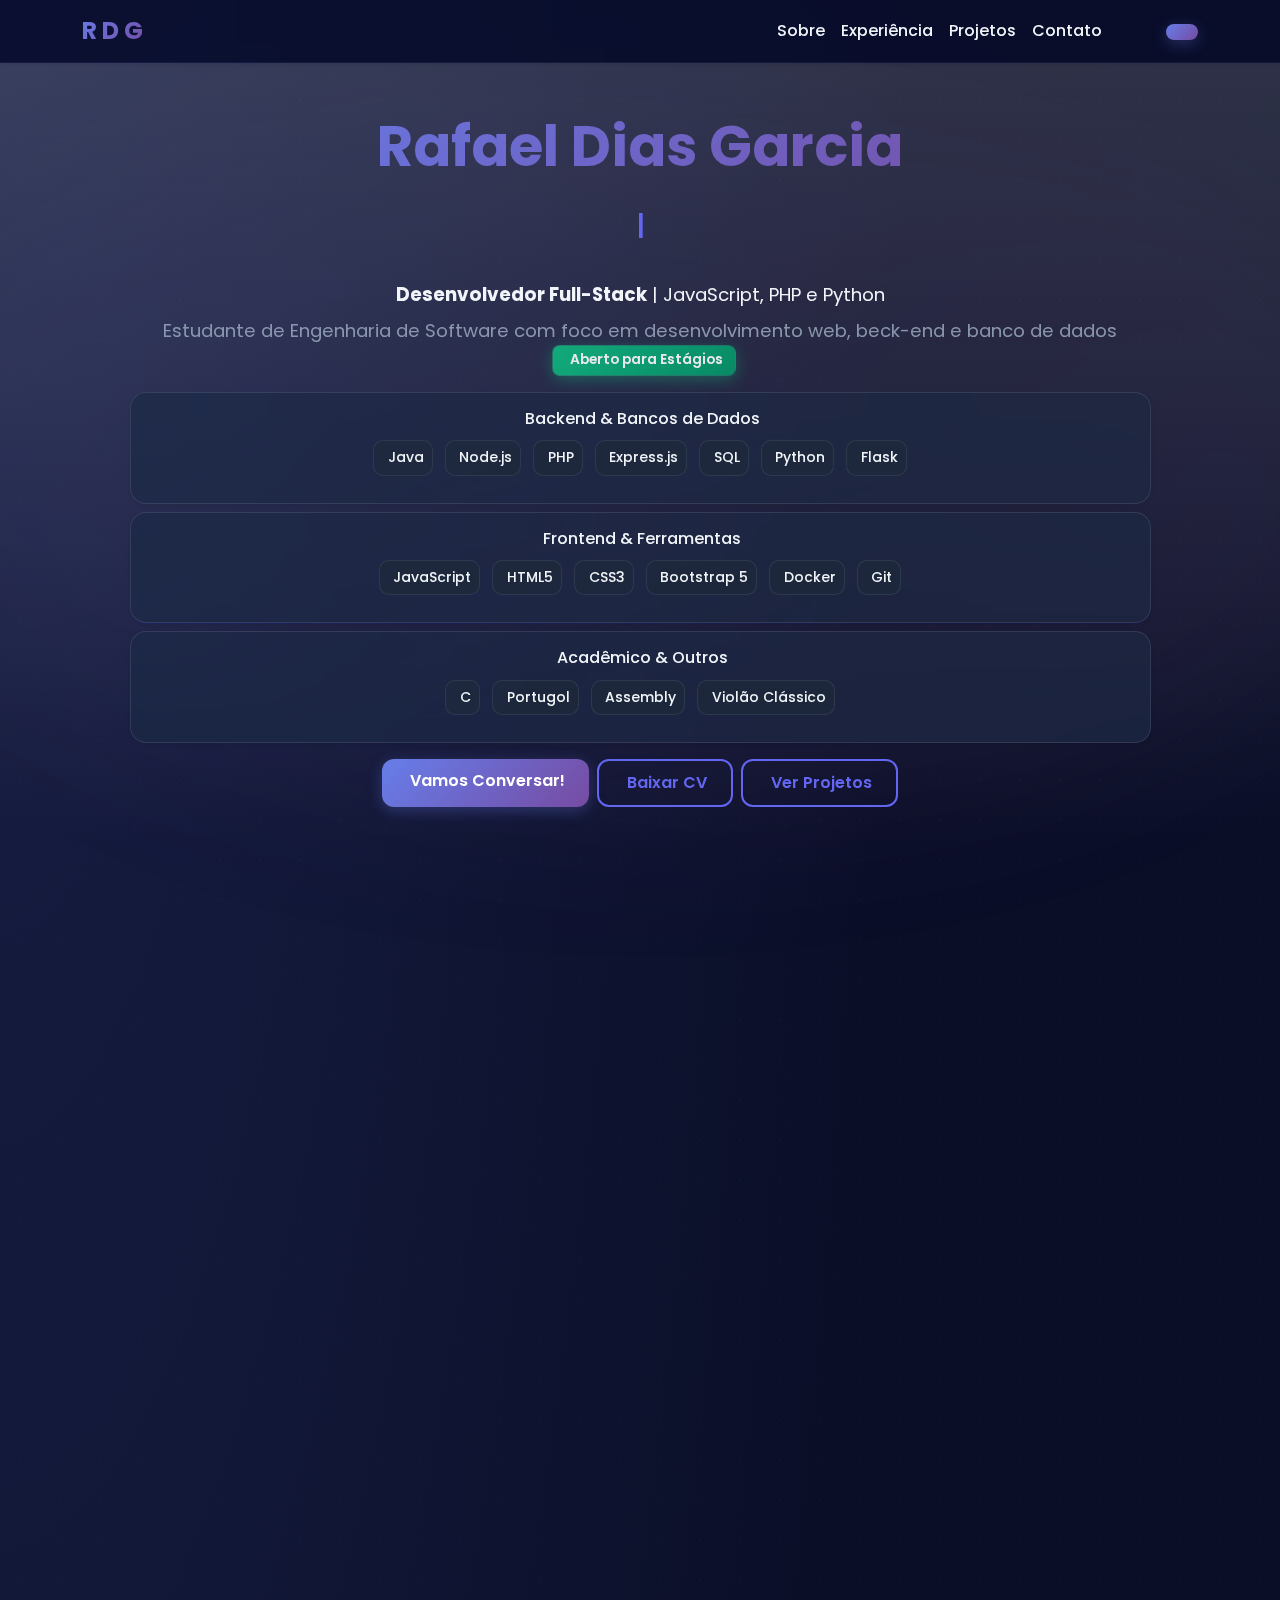
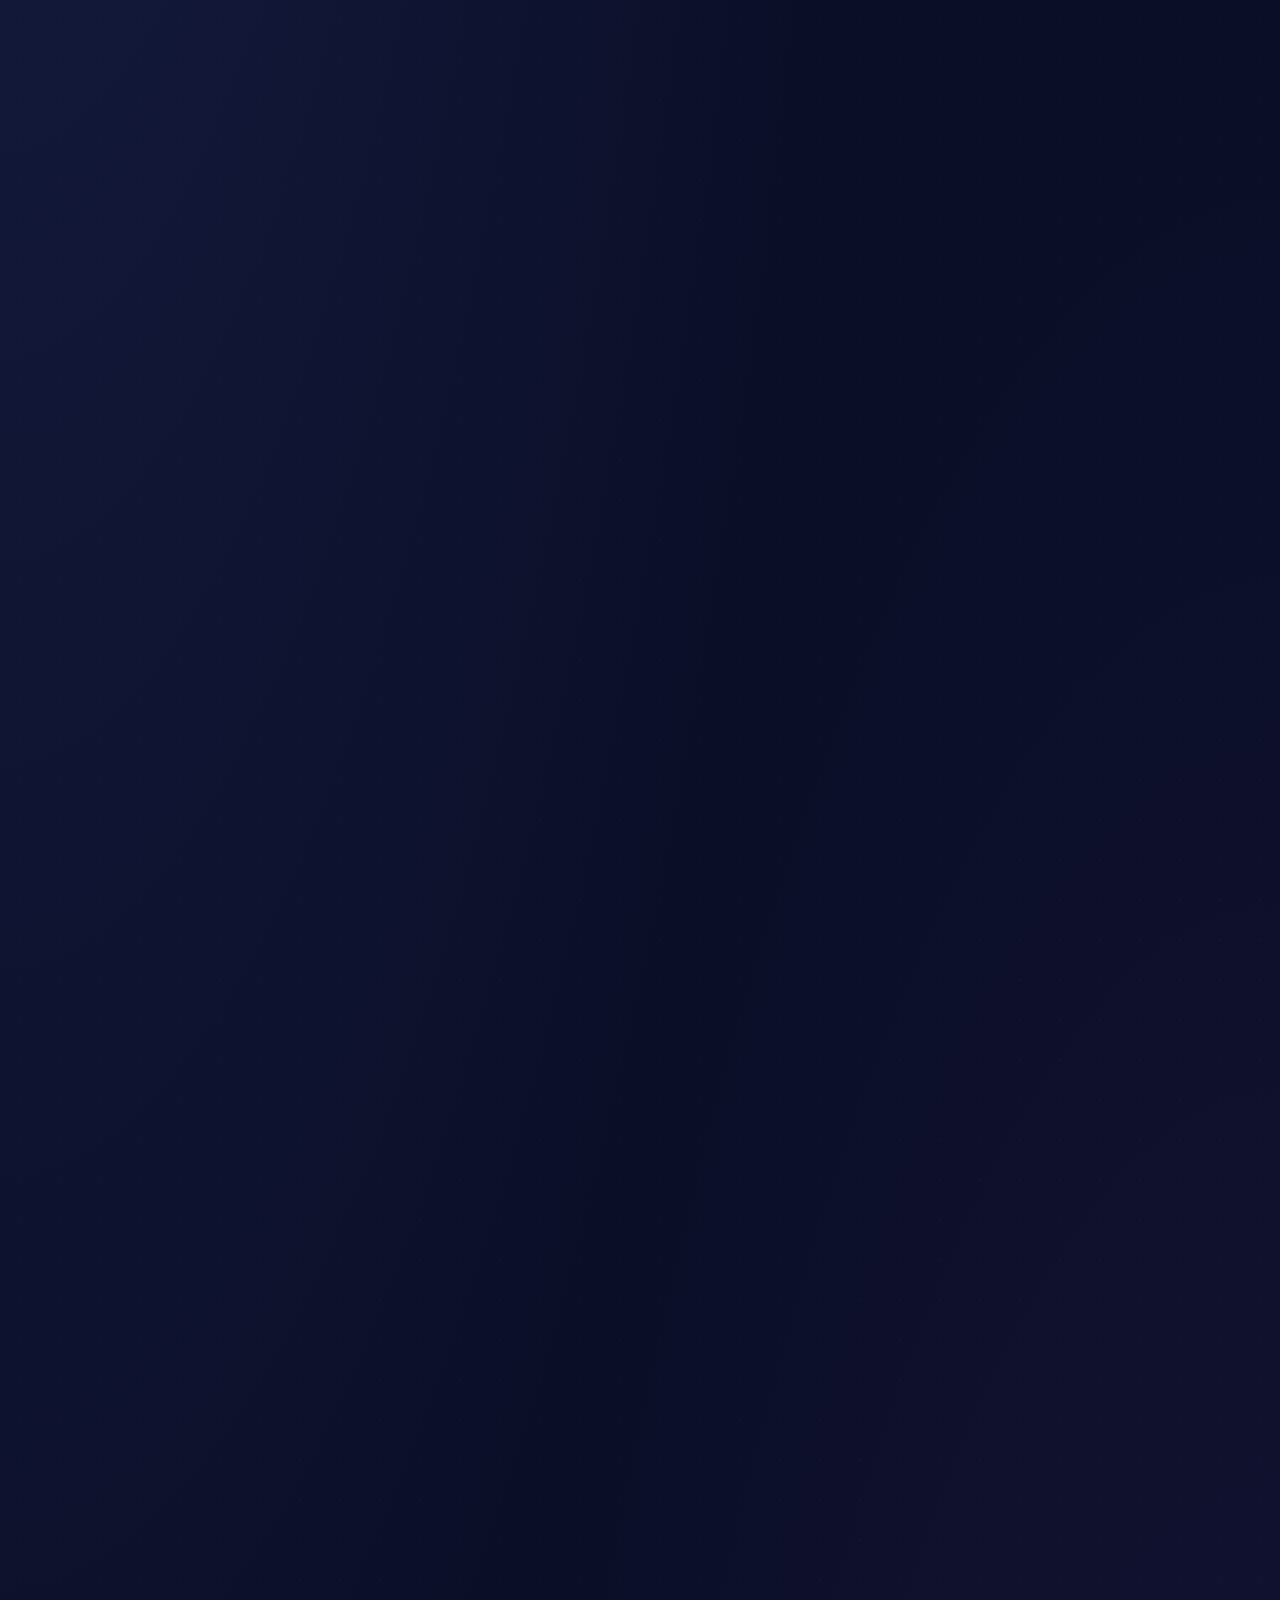
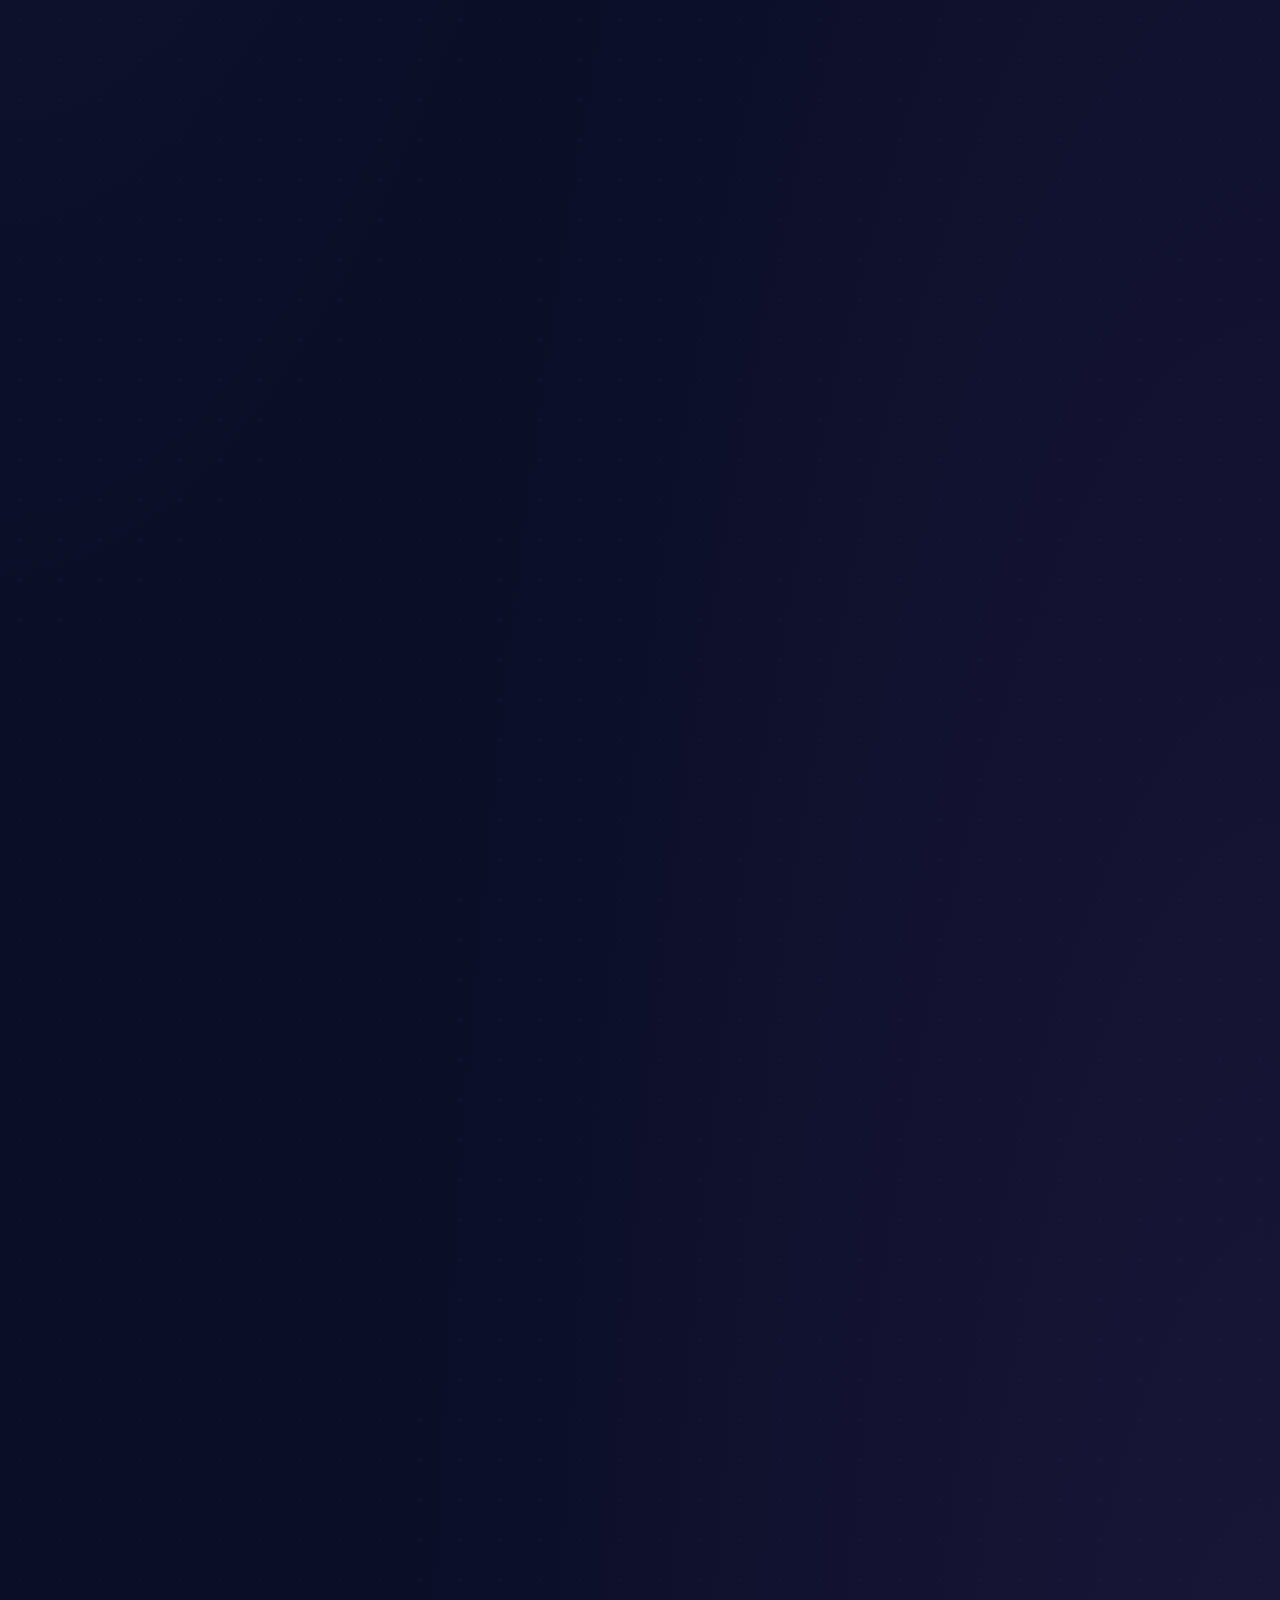
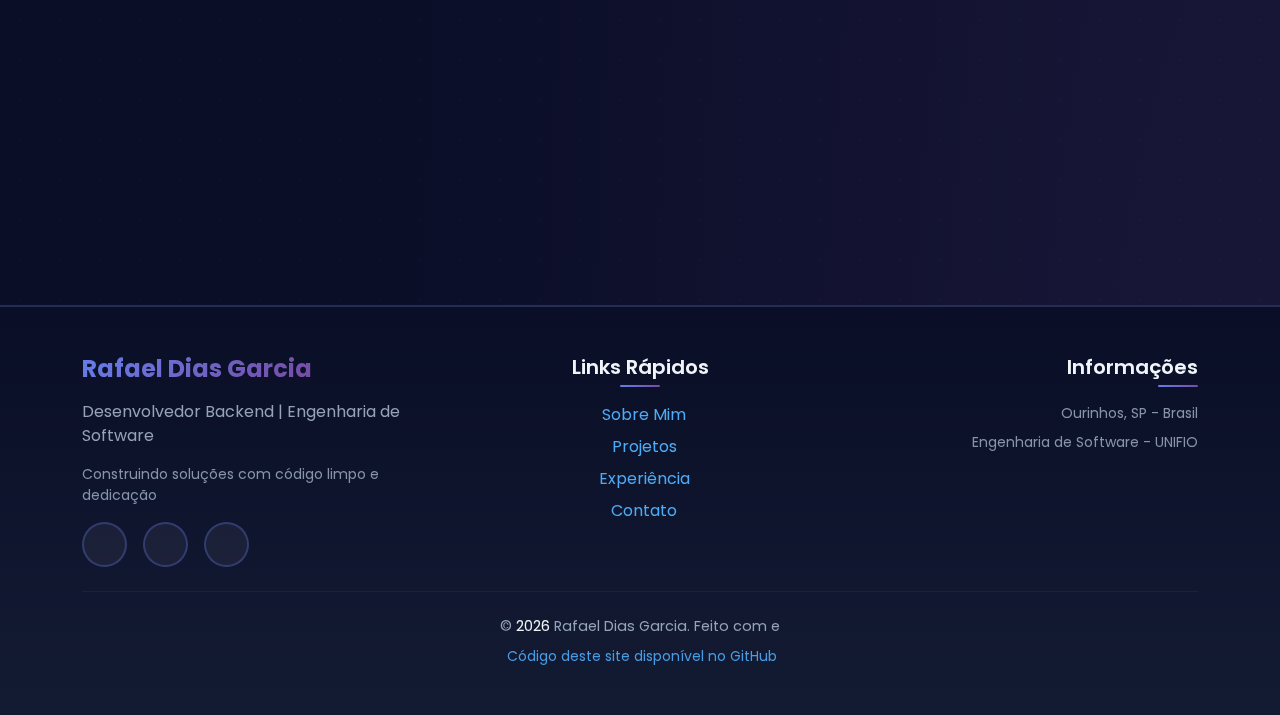
<file: index.html>
<!DOCTYPE html>
<html lang="pt-BR">

<head>
    <meta charset="UTF-8">
    <meta name="viewport" content="width=device-width, initial-scale=1.0">
    <meta name="description" content="Portfólio de Rafael Dias Garcia, estudante de Engenharia de Software com foco em desenvolvimento web full-stack (JavaScript, PHP, Python) e bancos de dados. Veja meus projetos e experiências.">
    <title>Rafael Dias Garcia - Curriculum Vitae</title>
    <link rel="icon" href="src/assets/img/favicon.svg" type="image/svg+xml">
    
    <!-- Open Graph / Facebook -->
    <meta property="og:type" content="website">
    <meta property="og:url" content="https://rafaeldiasgarcia.github.io/curriculo/">
    <meta property="og:title" content="Rafael Dias Garcia - Desenvolvedor Full-Stack | Engenharia de Software">
    <meta property="og:description" content="Desenvolvedor Full-Stack com experiência em JavaScript, PHP e Python. Construindo aplicações web completas.">
    <meta property="og:image" content="https://rafaeldiasgarcia.github.io/curriculo/src/assets/img/print-site.png">
    
    <!-- Twitter -->
    <meta property="twitter:card" content="summary_large_image">
    <meta property="twitter:url" content="https://rafaeldiasgarcia.github.io/curriculo/">
    <meta property="twitter:title" content="Rafael Dias Garcia - Desenvolvedor Full-Stack">
    <meta property="twitter:description" content="Desenvolvedor Full-Stack com experiência em JavaScript, PHP e Python.">
    <meta property="twitter:image" content="https://rafaeldiasgarcia.github.io/curriculo/src/assets/img/print-site.png">
    
    <!-- Bootstrap 5 CSS -->
    <link href="https://cdn.jsdelivr.net/npm/bootstrap@5.3.2/dist/css/bootstrap.min.css" rel="stylesheet">
    
    <!-- Font Awesome -->
    <link rel="stylesheet" href="https://cdnjs.cloudflare.com/ajax/libs/font-awesome/6.5.1/css/all.min.css" integrity="sha512-DTOQO9RWCH3ppGqcWaEA1BIZOC6xxalwEsw9c2QQeAIftl+Vegovlnee1c9QX4TctnWMn13TZye+giMm8e2LwA==" crossorigin="anonymous" referrerpolicy="no-referrer" />
    
    <!-- Google Fonts -->
    <link rel="preconnect" href="https://fonts.googleapis.com">
    <link rel="preconnect" href="https://fonts.gstatic.com" crossorigin>
    <link href="https://fonts.googleapis.com/css2?family=Poppins:wght@300;400;600;700&display=swap" rel="stylesheet">
    
    <!-- Custom CSS -->
    <link rel="stylesheet" href="src/assets/css/style.css">
    
    <!-- Google Analytics -->
    <script async src="https://www.googletagmanager.com/gtag/js?id=G-GL4MJRLT7J"></script>
    <script>
        window.dataLayer = window.dataLayer || [];
        function gtag() { dataLayer.push(arguments); }
        gtag('js', new Date());
        gtag('config', 'G-GL4MJRLT7J');
    </script>
</head>

<body>

<!-- Scroll Progress Bar -->
<div id="scroll-progress-container">
    <div id="scroll-progress-bar"></div>
</div>

<!-- Navbar Bootstrap -->
<nav class="navbar navbar-expand-lg navbar-dark bg-dark fixed-top shadow-sm">
    <div class="container">
        <a class="navbar-brand fw-bold" href="index.html">R D G</a>
        <button class="navbar-toggler" type="button" data-bs-toggle="collapse" data-bs-target="#navbarNav" aria-controls="navbarNav" aria-expanded="false" aria-label="Toggle navigation">
            <span class="navbar-toggler-icon"></span>
        </button>
        <div class="collapse navbar-collapse justify-content-end" id="navbarNav">
            <ul class="navbar-nav align-items-center">
                <li class="nav-item">
                    <a class="nav-link" href="#sobre">Sobre</a>
                </li>
                <li class="nav-item">
                    <a class="nav-link" href="#experiencia">Experiência</a>
                </li>
                <li class="nav-item">
                    <a class="nav-link" href="#projetos">Projetos</a>
                </li>
                <li class="nav-item">
                    <a class="nav-link" href="contato.html">Contato</a>
                </li>
                <li class="nav-item ms-lg-3">
                    <a class="nav-link" href="https://github.com/rafaeldiasgarcia" target="_blank" aria-label="GitHub">
                        <i class="fab fa-github fa-lg"></i>
                    </a>
                </li>
                <li class="nav-item">
                    <a class="nav-link" href="https://www.linkedin.com/in/rafaeldiasgarcia/" target="_blank" aria-label="LinkedIn">
                        <i class="fab fa-linkedin fa-lg"></i>
                    </a>
                </li>
                <li class="nav-item ms-lg-2">
                    <button id="theme-toggle-btn" class="btn btn-outline-primary btn-sm" aria-label="Alternar tema">
                        <i class="fas fa-sun theme-icon-sun"></i>
                        <i class="fas fa-moon theme-icon-moon"></i>
                    </button>
                </li>
            </ul>
        </div>
    </div>
</nav>

<!-- Hero Section -->
<header id="hero" class="bg-gradient py-4">
    <div class="container text-center py-3">
        <div class="row justify-content-center">
            <div class="col-12 col-lg-11">
                <h1 class="fw-bold mb-2">Rafael Dias Garcia</h1>
                <h2 class="text-primary mb-3">
                    <span id="typing-effect"></span>
                </h2>
                <p class="mb-2">
                    <strong>Desenvolvedor Full-Stack</strong> | JavaScript, PHP e Python
                </p>
                <p class="mb-3 small">
                    Estudante de Engenharia de Software com foco em desenvolvimento web, beck-end e banco de dados
                    <span class="badge bg-success ms-2"><i class="fas fa-circle pulse me-1"></i>Aberto para Estágios</span>
                </p>
                
                <!-- Skills Tags - Organized by Level -->
                <div class="skills-tags mb-3">
                    <div class="card border-0 shadow-sm mb-2 p-3">
                        <h6 class="text-muted mb-2"><i class="fas fa-star text-warning me-1"></i>Backend & Bancos de Dados</h6>
                        <div>
                        <a href="https://www.java.com/" target="_blank" class="badge bg-light text-dark m-1 p-2 text-decoration-none" title="Java">
                            <i class="fab fa-java text-primary"></i> Java
                        </a>
                        <a href="https://nodejs.org/" target="_blank" class="badge bg-light text-dark m-1 p-2 text-decoration-none" title="Node.js">
                            <i class="fab fa-node-js text-primary"></i> Node.js
                        </a>
                        <a href="https://www.php.net/" target="_blank" class="badge bg-light text-dark m-1 p-2 text-decoration-none" title="PHP">
                            <i class="fab fa-php text-primary"></i> PHP
                        </a>
                        <a href="https://expressjs.com/pt-br/" target="_blank" class="badge bg-light text-dark m-1 p-2 text-decoration-none" title="Express.js">
                            <i class="fas fa-server text-primary"></i> Express.js
                        </a>
                        <a href="https://pt.wikipedia.org/wiki/SQL" target="_blank" class="badge bg-light text-dark m-1 p-2 text-decoration-none" title="SQL">
                            <i class="fas fa-database text-primary"></i> SQL
                        </a>
                        <a href="https://www.python.org/" target="_blank" class="badge bg-light text-dark m-1 p-2 text-decoration-none" title="Python">
                            <i class="fab fa-python text-primary"></i> Python
                        </a>
                        <a href="https://flask.palletsprojects.com/" target="_blank" class="badge bg-light text-dark m-1 p-2 text-decoration-none" title="Flask">
                            <i class="fas fa-flask text-primary"></i> Flask
                        </a>
                        </div>
                    </div>
                    <div class="card border-0 shadow-sm mb-2 p-3">
                        <h6 class="text-muted mb-2"><i class="fas fa-code text-info me-1"></i>Frontend & Ferramentas</h6>
                        <div>
                        <a href="https://developer.mozilla.org/pt-BR/docs/Web/JavaScript" target="_blank" class="badge bg-light text-dark m-1 p-2 text-decoration-none" title="JavaScript">
                            <i class="fab fa-js text-primary"></i> JavaScript
                        </a>
                        <a href="https://developer.mozilla.org/pt-BR/docs/Web/HTML" target="_blank" class="badge bg-light text-dark m-1 p-2 text-decoration-none" title="HTML5">
                            <i class="fab fa-html5 text-primary"></i> HTML5
                        </a>
                        <a href="https://developer.mozilla.org/pt-BR/docs/Web/CSS" target="_blank" class="badge bg-light text-dark m-1 p-2 text-decoration-none" title="CSS3">
                            <i class="fab fa-css3-alt text-primary"></i> CSS3
                        </a>
                        <a href="https://getbootstrap.com/" target="_blank" class="badge bg-light text-dark m-1 p-2 text-decoration-none" title="Bootstrap 5">
                            <i class="fab fa-bootstrap text-primary"></i> Bootstrap 5
                        </a>
                        <a href="https://www.docker.com/" target="_blank" class="badge bg-light text-dark m-1 p-2 text-decoration-none" title="Docker">
                            <i class="fab fa-docker text-primary"></i> Docker
                        </a>
                        <a href="https://git-scm.com/" target="_blank" class="badge bg-light text-dark m-1 p-2 text-decoration-none" title="Git">
                            <i class="fab fa-git-alt text-primary"></i> Git
                        </a>
                        </div>
                    </div>
                    <div class="card border-0 shadow-sm mb-2 p-3">
                        <h6 class="text-muted mb-2"><i class="fas fa-graduation-cap text-success me-1"></i>Acadêmico & Outros</h6>
                        <div>
                        <a href="https://devdocs.io/c/" target="_blank" class="badge bg-light text-dark m-1 p-2 text-decoration-none" title="Linguagem C">
                            <i class="fas fa-code text-primary"></i> C
                        </a>
                        <a href="https://pt.wikipedia.org/wiki/Portugol" target="_blank" class="badge bg-light text-dark m-1 p-2 text-decoration-none" title="Portugol">
                            <i class="fas fa-terminal text-primary"></i> Portugol
                        </a>
                        <a href="https://pt.wikipedia.org/wiki/Linguagem_de_montagem" target="_blank" class="badge bg-light text-dark m-1 p-2 text-decoration-none" title="Assembly">
                            <i class="fas fa-microchip text-primary"></i> Assembly
                        </a>
                        <a href="https://youtu.be/1H4wla-Yhjw?si=w7g2Abhd3aK8t8a3" target="_blank" class="badge bg-light text-dark m-1 p-2 text-decoration-none" title="Violão Clássico">
                            <i class="fas fa-guitar text-primary"></i> Violão Clássico
                        </a>
                        </div>
                    </div>
                </div>
                
                <!-- CTA Buttons -->
                <div class="d-flex gap-2 justify-content-center flex-wrap">
                    <a href="contato.html" class="btn btn-primary">
                        <i class="fas fa-envelope me-1"></i>Vamos Conversar!
                    </a>
                    <a href="src/assets/pdf/certificates/curriculum-vitae.pdf" download class="btn btn-outline-primary">
                        <i class="fas fa-download me-1"></i>Baixar CV
                    </a>
                    <a href="#projetos" class="btn btn-outline-primary scroll-link">
                        <i class="fas fa-code me-1"></i>Ver Projetos
                    </a>
                </div>
        </div>
        </div>
    </div>
</header>

<!-- Main Content -->
<main class="container my-4">

    <!-- Sobre Mim -->
    <section id="sobre" class="mb-4 animate-on-scroll">
        <div class="row">
            <div class="col-12">
                <h2 class="text-center mb-4 display-6">
                    <i class="fas fa-user text-primary"></i> Sobre Mim
                </h2>
                <div class="card border-0 shadow-sm">
                    <div class="card-body p-4">
                        <div class="row">
                            <div class="col-lg-8 mx-auto">
                                <p class="lead mb-4">
                                    Estudante de <strong>Engenharia de Software</strong> com sólida formação em fundamentos de programação e experiência prática no desenvolvimento de aplicações web completas.
                                </p>
                                <div class="row g-4">
                                    <div class="col-md-6">
                                        <h5 class="text-primary mb-3"><i class="fas fa-code me-2"></i>O que eu já fiz</h5>
                                        <ul class="list-unstyled">
                                            <li class="mb-2"><i class="fas fa-check-circle text-success me-2"></i>Aplicações web com <strong>Java, JavaScript, Flask e PHP</strong></li>
                                            <li class="mb-2"><i class="fas fa-check-circle text-success me-2"></i>Interfaces responsivas com <strong>HTML, CSS, JavaScript e Bootstrap</strong></li>
                                            <li class="mb-2"><i class="fas fa-check-circle text-success me-2"></i>Integração e consumo de <strong>APIs externas</strong></li>
                                            <li class="mb-2"><i class="fas fa-check-circle text-success me-2"></i>Persistência de dados com <strong>SQL</strong></li>
                                        </ul>
                                    </div>
                                    <div class="col-md-6">
                                        <h5 class="text-primary mb-3"><i class="fas fa-lightbulb me-2"></i>Meus Diferenciais</h5>
                                        <ul class="list-unstyled">
                                            <li class="mb-2"><i class="fas fa-star text-warning me-2"></i><strong>CS50x Harvard</strong>: Base em algoritmos e estruturas de dados</li>
                                            <li class="mb-2"><i class="fas fa-star text-warning me-2"></i><strong>Músico profissional</strong>: Disciplina e organização</li>
                                            <li class="mb-2"><i class="fas fa-star text-warning me-2"></i><strong>Aprendizado contínuo</strong>: Múltiplos cursos e certificações</li>
                                            <li class="mb-2"><i class="fas fa-star text-warning me-2"></i><strong>Colaborativo</strong>: Experiência em grupos e projetos</li>
                                        </ul>
                                    </div>
                                </div>
                                <div class="mt-4 p-3 bg-light rounded">
                                    <p class="mb-0 text-center">
                                        <i class="fas fa-book-open text-primary me-2"></i>
                                        <strong>Atualmente estudando:</strong> Cálculo I, Engenharia de Requisitos, Java e PHP
                                    </p>
                                </div>
                            </div>
                        </div>
                    </div>
                </div>
            </div>
        </div>
    </section>

    <!-- Objetivos Profissionais -->
    <section id="objetivos" class="mb-4 animate-on-scroll">
        <div class="row">
            <div class="col-12">
                <h2 class="text-center mb-4 display-6">
                    <i class="fas fa-bullseye text-warning"></i> Objetivos Profissionais
                </h2>
                <div class="card border-start border-warning border-4 shadow-sm">
                    <div class="card-body p-4">
                        <p class="fst-italic mb-0">
                Busco uma oportunidade de estágio em Engenharia de Software para aplicar meus conhecimentos em desenvolvimento web 
                e expandir minha experiência profissional. Tenho interesse em desenvolvimento backend (Java, JavaScript, PHP, Flask), frontend 
                (HTML, CSS, JavaScript, Bootstrap) e bancos de dados relacionais. Ofereço base sólida em algoritmos e estruturas de dados 
                , aliada a uma postura proativa e colaborativa para contribuir com os objetivos da equipe.
            </p>
                    </div>
                </div>
            </div>
        </div>
    </section>

    <!-- Experiência -->
    <section id="experiencia" class="mb-4 animate-on-scroll">
        <h2 class="text-center mb-4 display-6">
            <i class="fas fa-briefcase text-primary"></i> Experiência
        </h2>
        
        <div class="row g-4">
            <div class="col-md-6">
                <div class="card h-100 border-0 shadow-sm">
                    <div class="card-body">
                        <h5 class="card-title">Conservatório Dramático e Musical "Dr. Carlos de Campos", Tatuí</h5>
                        <h6 class="card-subtitle mb-3 text-muted">
                            <strong>Bolsista Membro da Camerata de Violões</strong> | JAN 2024 - DEZ 2024
                        </h6>
                        <ul class="list-unstyled">
                            <li class="mb-2"><i class="fas fa-check-circle text-primary me-2"></i>Participação em <strong>20+ apresentações</strong> públicas e eventos musicais</li>
                            <li class="mb-2"><i class="fas fa-check-circle text-primary me-2"></i>Colaboração na preparação de <strong>repertório variado</strong> em grupo de 12 músicos</li>
                            <li class="mb-2"><i class="fas fa-check-circle text-primary me-2"></i>Desenvolvimento de <strong>disciplina, trabalho em equipe</strong> e gestão de tempo</li>
                            <li class="mb-2"><i class="fas fa-medal text-warning me-2"></i>Bolsa integral por <strong>mérito artístico</strong></li>
                        </ul>
                    </div>
                </div>
            </div>
            
            <div class="col-md-6">
                <div class="card h-100 border-0 shadow-sm">
                    <div class="card-body">
                        <h5 class="card-title">Microtec Papelaria e Informática, Ourinhos</h5>
                        <h6 class="card-subtitle mb-3 text-muted">
                            <strong>Estagiário</strong> | NOV 2020 - MAR 2021
                        </h6>
                        <ul class="list-unstyled">
                            <li class="mb-2"><i class="fas fa-check-circle text-primary me-2"></i>Atendimento de <strong>varios clientes/dia</strong> com suporte técnico (hardware/software/office)</li>
                            <li class="mb-2"><i class="fas fa-check-circle text-primary me-2"></i>Gestão de <strong>estoque</strong> e utilização de software de inventário</li>
                            <li class="mb-2"><i class="fas fa-check-circle text-primary me-2"></i>Instalação e configuração de <strong>sistemas operacionais</strong> e periféricos</li>
                            <li class="mb-2"><i class="fas fa-user-check text-success me-2"></i>Avaliação positiva por <strong>proatividade</strong> e comunicação</li>
                        </ul>
                    </div>
                </div>
            </div>
        </div>
    </section>

    <!-- Soft Skills -->
    <section id="soft-skills" class="mb-4 animate-on-scroll">
        <h2 class="text-center mb-4 display-6">
            <i class="fas fa-users text-success"></i> Competências Interpessoais
        </h2>
        
        <div class="row g-4">
            <div class="col-md-3 col-sm-6">
                <div class="card h-100 border-0 shadow-sm text-center">
                    <div class="card-body">
                        <div class="mb-3">
                            <i class="fas fa-handshake fa-3x text-primary"></i>
                        </div>
                        <h5 class="card-title">Trabalho em Equipe</h5>
                        <p class="card-text text-muted small">Experiência em projetos colaborativos e grupos musicais</p>
                    </div>
                </div>
            </div>
            
            <div class="col-md-3 col-sm-6">
                <div class="card h-100 border-0 shadow-sm text-center">
                    <div class="card-body">
                        <div class="mb-3">
                            <i class="fas fa-lightbulb fa-3x text-warning"></i>
                        </div>
                        <h5 class="card-title">Resolução de Problemas</h5>
                        <p class="card-text text-muted small">Pensamento analítico e busca por soluções eficientes</p>
                    </div>
                </div>
            </div>
            
            <div class="col-md-3 col-sm-6">
                <div class="card h-100 border-0 shadow-sm text-center">
                    <div class="card-body">
                        <div class="mb-3">
                            <i class="fas fa-book-reader fa-3x text-info"></i>
                        </div>
                        <h5 class="card-title">Aprendizado Contínuo</h5>
                        <p class="card-text text-muted small">Sempre atualizado com novas tecnologias e práticas</p>
                    </div>
                </div>
            </div>
            
            <div class="col-md-3 col-sm-6">
                <div class="card h-100 border-0 shadow-sm text-center">
                    <div class="card-body">
                        <div class="mb-3">
                            <i class="fas fa-tasks fa-3x text-success"></i>
                        </div>
                        <h5 class="card-title">Organização</h5>
                        <p class="card-text text-muted small">Disciplina e atenção aos detalhes em cada projeto</p>
                    </div>
                </div>
            </div>
        </div>
    </section>

    <!-- Formação -->
    <section id="formacao" class="mb-4 animate-on-scroll">
        <h2 class="text-center mb-4 display-6">
            <i class="fas fa-graduation-cap text-primary"></i> Formação
        </h2>
        
        <div class="row g-4">
            <div class="col-12">
                <div class="card border-0 shadow-sm">
            <div class="card-body">
                        <div class="d-flex justify-content-between align-items-start flex-wrap mb-2">
                            <h5 class="card-title mb-0">Unifio, Ourinhos — Bacharelado em Engenharia de Software</h5>
                            <span class="badge bg-primary">JAN 2025 - DEC 2028</span>
            </div>
                        <p class="card-text mt-3">Foco em desenvolvimento de software, teoria da computação, bancos de dados, arquitetura de software e metodologias ágeis.</p>
            </div>
        </div>
            </div>
            
            <div class="col-12">
                <div class="card border-0 shadow-sm">
            <div class="card-body">
                        <div class="d-flex justify-content-between align-items-start flex-wrap mb-2">
                            <h5 class="card-title mb-0">Conservatório Dramático e Musical "Dr. Carlos de Campos", Tatuí — Curso de Violão Clássico</h5>
                            <span class="badge bg-primary">JAN 2022 - DEC 2025</span>
                        </div>
                        <p class="card-text mt-3">
                    Estudo avançado de Violão Clássico em uma das mais renomadas instituições musicais da America.
                    Experiência prática em música de câmara, dueto de violão e canto coral.
                    Orientado por professores como Edson Lopes, Márcia Boroto e Fúlvio Ferrari.
                    <em>(Estudos temporariamente interrompidos por questões logísticas).</em>
                </p>
            </div>
        </div>
            </div>
            
            <div class="col-12">
                <div class="card border-0 shadow-sm position-relative">
            <div class="card-body">
                        <div class="d-flex justify-content-between align-items-start flex-wrap mb-2">
                            <h5 class="card-title mb-0">UNINTER, Curitiba — Licenciatura em Música</h5>
                            <span class="badge bg-primary">JAN 2021 - DEZ 2024</span>
            </div>
                        <p class="card-text mt-3">Formação teórico-prática em música, educação musical, percepção e tecnologias aplicadas à música.</p>
                        
                        <div class="dropdown position-absolute bottom-0 end-0 m-3">
                            <button class="btn btn-outline-secondary btn-sm dropdown-toggle" type="button" data-bs-toggle="dropdown" aria-expanded="false">
                    <i class="fas fa-ellipsis-h"></i>
                </button>
                            <ul class="dropdown-menu dropdown-menu-end">
                                <li>
                                    <a class="dropdown-item" href="src/assets/pdf/certificates/uninter-licenciatura-musica-censurado.pdf" download>
                                        <i class="fas fa-download me-2"></i> Baixar Certificado
                                    </a>
                                </li>
                            </ul>
                        </div>
                    </div>
                </div>
            </div>
        </div>
    </section>

    <!-- Projeto Atual -->
    <section id="projeto-atual" class="mb-5 animate-on-scroll">
        <h2 class="text-center mb-4 display-6">
            <i class="fas fa-rocket text-warning"></i> Projeto Atual
        </h2>
        <div class="row justify-content-center">
            <div class="col-lg-10 position-relative">
                <span class="badge bg-success position-absolute" style="top: -15px; right: 15px; z-index: 10;">
                    <i class="fas fa-circle pulse me-1"></i>Em Desenvolvimento
                </span>
                <div class="card border-0 shadow-lg">
                    <div class="card-body p-4">
                        <div class="row align-items-center">
                            <div class="col-md-8">
                                <h3 class="mb-3">🏀 SGE - Sistema de Gerenciamento de Eventos</h3>
                                <h5 class="text-muted mb-3">UNIFIO - Centro Universitário das Faculdades Integradas de Ourinhos</h5>
                                
                                <div class="mb-3">
                                    <span class="badge bg-primary me-1 mb-1"><i class="fab fa-php"></i> PHP 8.2</span>
                                    <span class="badge bg-warning text-dark me-1 mb-1"><i class="fas fa-database"></i> MySQL</span>
                                    <span class="badge bg-info text-dark me-1 mb-1"><i class="fab fa-js"></i> JavaScript</span>
                                    <span class="badge bg-secondary me-1 mb-1"><i class="fab fa-docker"></i> Docker</span>
                                </div>
                                
                                <p class="mb-3">
                                    Sistema web completo para gerenciamento de agendamentos de quadras poliesportivas, administração de atléticas universitárias e organização de eventos. 
                                    Desenvolvido com <strong>arquitetura MVC moderna</strong>, Repository Pattern, autenticação multi-nível e calendário interativo.
                                </p>
                                
                                <div class="row g-3 mb-3">
                                    <div class="col-md-6">
                                        <h6 class="text-primary"><i class="fas fa-check-circle me-2"></i>Funcionalidades Principais</h6>
                                        <ul class="small mb-0">
                                            <li>Sistema de agendamento com validação de conflitos</li>
                                            <li>Gestão de atléticas, cursos e modalidades esportivas</li>
                                            <li>Autenticação com níveis de acesso (User/Admin/SuperAdmin)</li>
                                            <li>Relatórios detalhados e calendário interativo</li>
                                        </ul>
                                    </div>
                                    <div class="col-md-6">
                                        <h6 class="text-primary"><i class="fas fa-code me-2"></i>Stack Técnico</h6>
                                        <ul class="small mb-0">
                                            <li>Arquitetura MVC com Repository Pattern</li>
                                            <li>Docker Compose (PHP, MySQL, phpMyAdmin)</li>
                                            <li>Composer com autoloading PSR-4</li>
                                            <li>AJAX para interações assíncronas</li>
                                        </ul>
                                    </div>
                                </div>
                                
                                <div class="d-flex gap-2 flex-wrap align-items-center">
                                    <span class="badge bg-warning text-dark"><i class="fas fa-briefcase me-1"></i>Projeto Comercial</span>
                                    <span class="badge bg-success"><i class="fas fa-building me-1"></i>Negociação em Andamento</span>
                                    <div class="d-flex align-items-center gap-2">
                                        <a href="https://github.com/rafaeldiasgarcia/sga-unifio" target="_blank" class="btn btn-sm btn-outline-primary">
                                            <i class="fab fa-github me-1"></i>Ver Repositório v1.0
                                        </a>
                                        <i class="fas fa-info-circle text-primary" data-bs-toggle="tooltip" data-bs-placement="top" 
                                           title="O repositório da versão atual (v3.0) é mantido privado por conter funcionalidades proprietárias e integrações específicas da instituição. A v1.0 disponível publicamente demonstra a base arquitetural e conceitos principais do sistema." 
                                           style="cursor: help;"></i>
                                    </div>
                                </div>
                            </div>
                            
                            <div class="col-md-4 text-center mt-4 mt-md-0">
                                <div class="p-4 bg-light rounded">
                                    <i class="fas fa-users-cog fa-4x text-info mb-3"></i>
                                    <h5 class="text-primary">Impacto Real</h5>
                                    <p class="small text-muted mb-0">Otimizando gestão de eventos para toda a comunidade acadêmica</p>
                                </div>
                            </div>
                        </div>
                    </div>
                </div>
            </div>
        </div>
    </section>

    <!-- Projetos -->
    <section id="projetos" class="mb-4 animate-on-scroll">
        <h2 class="text-center mb-2 display-6">
            <i class="fas fa-laptop-code text-primary"></i> Projetos
        </h2>
        <p class="text-center text-muted mb-5 fst-italic">Use as setas para navegar</p>

        <div id="projectsCarousel" class="carousel slide" data-bs-ride="false" data-bs-touch="true">
            <div class="carousel-indicators">
                <button type="button" data-bs-target="#projectsCarousel" data-bs-slide-to="0" class="active" aria-current="true" aria-label="Slide 1"></button>
                <button type="button" data-bs-target="#projectsCarousel" data-bs-slide-to="1" aria-label="Slide 2"></button>
                <button type="button" data-bs-target="#projectsCarousel" data-bs-slide-to="2" aria-label="Slide 3"></button>
                <button type="button" data-bs-target="#projectsCarousel" data-bs-slide-to="3" aria-label="Slide 4"></button>
                <button type="button" data-bs-target="#projectsCarousel" data-bs-slide-to="4" aria-label="Slide 5"></button>
                <button type="button" data-bs-target="#projectsCarousel" data-bs-slide-to="5" aria-label="Slide 6"></button>
            </div>
            
            <div class="carousel-inner">
                <div class="carousel-item active">
                    <div class="d-flex justify-content-center px-3">
                        <div class="card project-card border-0 shadow">
                            <div class="card-body d-flex flex-column">
                                <h5 class="card-title">WeatherNow 🌤️ - Dashboard Interativo de Clima</h5>
                                <div class="mb-3">
                                    <span class="badge bg-primary me-1"><i class="fab fa-html5"></i> HTML</span>
                                    <span class="badge bg-primary me-1"><i class="fab fa-css3-alt"></i> CSS</span>
                                    <span class="badge bg-primary me-1"><i class="fab fa-js"></i> JavaScript</span>
                                    <span class="badge bg-info text-dark me-1"><i class="fas fa-cloud"></i> API</span>
                                </div>
                                <p class="card-text">Dashboard responsivo que consome a API OpenWeatherMap. <strong>Funcionalidades:</strong> busca por cidade, relógio, troca de tema (localStorage), requisições assíncronas (Fetch) e manipulação do DOM.</p>
                                <p class="text-success small mb-0"><i class="fas fa-check-circle me-1"></i><strong>Impacto:</strong> Interface intuitiva para consulta climática em tempo real</p>
                                <div class="mt-auto d-flex gap-2 flex-wrap">
                                    <a href="https://weather-now-lyart.vercel.app/" target="_blank" class="btn btn-sm btn-primary">
                                        <i class="fas fa-rocket"></i> Teste agora!
                                    </a>
                                    <a href="https://github.com/rafaeldiasgarcia/WeatherNow" target="_blank" class="btn btn-sm btn-outline-primary">
                                        <i class="fab fa-github"></i> Repositório
                                    </a>
                                </div>
                            </div>
                        </div>
                    </div>
                </div>
                
                <div class="carousel-item">
                    <div class="d-flex justify-content-center px-3">
                        <div class="card project-card border-0 shadow">
                            <div class="card-body d-flex flex-column">
                                <h5 class="card-title">Técnicas de Violão Clássico🎶</h5>
                                <div class="mb-3">
                                    <span class="badge bg-primary me-1"><i class="fab fa-html5"></i> HTML</span>
                                    <span class="badge bg-primary me-1"><i class="fab fa-css3-alt"></i> CSS</span>
                                    <span class="badge bg-primary me-1"><i class="fab fa-js"></i> JavaScript</span>
                                </div>
                                <p class="card-text">Guia interativo e colaborativo sobre as técnicas do violão clássico. Nascido de uma discussão no fórum Violão.org, o site busca ser um recurso crescente para a comunidade de violonistas.</p>
                                <p class="text-success small mb-0"><i class="fas fa-check-circle me-1"></i><strong>Impacto:</strong> Recurso educacional para comunidade musical</p>
                                <div class="mt-auto d-flex gap-2 flex-wrap">
                                    <a href="https://rafaeldiasgarcia.github.io/tecnicas-violao-classico/" target="_blank" class="btn btn-sm btn-primary">
                                        <i class="fas fa-rocket"></i> Acesse o Guia!
                                    </a>
                                    <a href="https://github.com/rafaeldiasgarcia/tecnicas-violao-classico" target="_blank" class="btn btn-sm btn-outline-primary">
                                        <i class="fab fa-github"></i> Repositório
                                    </a>
                                </div>
                            </div>
                        </div>
                    </div>
                </div>
                
                <div class="carousel-item">
                    <div class="d-flex justify-content-center px-3">
                        <div class="card project-card border-0 shadow">
                            <div class="card-body d-flex flex-column">
                                <h5 class="card-title">Portfólio Pessoal - Rafael Dias Garcia</h5>
                                <div class="mb-3">
                                    <span class="badge bg-primary me-1"><i class="fab fa-html5"></i> HTML5</span>
                                    <span class="badge bg-primary me-1"><i class="fab fa-css3-alt"></i> CSS3</span>
                                    <span class="badge bg-primary me-1"><i class="fab fa-js"></i> JavaScript</span>
                                    <span class="badge bg-primary me-1"><i class="fab fa-bootstrap"></i> Bootstrap 5</span>
                                </div>
                                <p class="card-text">Portfólio pessoal desenvolvido como vitrine de habilidades, experiências e projetos como estudante de Engenharia de Software. <strong>Recursos:</strong> design responsivo, tema dark/light, animações suaves e formulário de contato.</p>
                                <p class="text-success small mb-0"><i class="fas fa-check-circle me-1"></i><strong>Resultado:</strong> Presença profissional online completa</p>
                                <div class="mt-auto d-flex gap-2 flex-wrap">
                                    <a href="https://github.com/rafaeldiasgarcia/curriculo" target="_blank" class="btn btn-sm btn-outline-primary">
                                        <i class="fab fa-github"></i> Repositório deste site!
                                    </a>
                                </div>
                            </div>
                        </div>
                    </div>
                </div>
                
                <div class="carousel-item">
                    <div class="d-flex justify-content-center px-3">
                        <div class="card project-card border-0 shadow">
                            <div class="card-body d-flex flex-column">
                                <h5 class="card-title">BookshelfAPI 📚 - Backend</h5>
                                <div class="mb-3">
                                    <span class="badge bg-success me-1"><i class="fab fa-node-js"></i> Node.js</span>
                                    <span class="badge bg-success me-1"><i class="fas fa-server"></i> Express.js</span>
                                    <span class="badge bg-warning text-dark me-1"><i class="fas fa-file-code"></i> JSON</span>
                                    <span class="badge bg-info text-dark me-1"><i class="fas fa-plug"></i> REST API</span>
                                </div>
                                <p class="card-text">API RESTful para gerenciar uma coleção de livros com <strong>CRUD completo</strong>. Implementa rotas, middlewares e persistência em JSON. <strong>Aprendizados:</strong> arquitetura REST, roteamento e manipulação de dados.</p>
                                <p class="text-success small mb-0"><i class="fas fa-check-circle me-1"></i><strong>Resultado:</strong> API funcional para gerência de biblioteca</p>
                                <div class="mt-auto d-flex gap-2 flex-wrap">
                                    <a href="https://github.com/rafaeldiasgarcia/BookshelfAPI" target="_blank" class="btn btn-sm btn-outline-primary">
                                        <i class="fab fa-github"></i> Repositório
                                    </a>
                                </div>
                            </div>
                        </div>
                    </div>
                </div>
                
                <div class="carousel-item">
                    <div class="d-flex justify-content-center px-3">
                        <div class="card project-card border-0 shadow">
                            <div class="card-body d-flex flex-column">
                                <h5 class="card-title">🧠 CS50x: Problem Sets & Final Project</h5>
                                <div class="mb-3">
                                    <span class="badge bg-secondary me-1"><i class="fas fa-code"></i> C</span>
                                    <span class="badge bg-primary me-1"><i class="fab fa-python"></i> Python</span>
                                    <span class="badge bg-warning text-dark me-1"><i class="fas fa-database"></i> SQL</span>
                                    <span class="badge bg-success me-1"><i class="fas fa-flask"></i> Flask</span>
                                    <span class="badge bg-info text-dark me-1"><i class="fab fa-js"></i> JavaScript</span>
                                </div>
                                <p class="card-text">Soluções completas do curso <strong>CS50x (Harvard)</strong>. Inclui algoritmos, estruturas de dados, programação em C/Python, web com Flask e projeto final. <strong>Destaque:</strong> Fundamentos sólidos de Ciência da Computação.</p>
                                <p class="text-success small mb-0"><i class="fas fa-check-circle me-1"></i><strong>Impacto:</strong> Base sólida em algoritmos e programação</p>
                                <div class="mt-auto d-flex gap-2 flex-wrap">
                                    <a href="https://github.com/rafaeldiasgarcia/CS50x" target="_blank" class="btn btn-sm btn-outline-primary">
                                        <i class="fab fa-github"></i> Repositório
                                    </a>
                                </div>
                            </div>
                        </div>
                    </div>
                </div>
                
                <div class="carousel-item">
                    <div class="d-flex justify-content-center px-3">
                        <div class="card project-card border-0 shadow">
                            <div class="card-body d-flex flex-column">
                                <h5 class="card-title">Termo Clone (Pset10 - CS50x)</h5>
                                <div class="mb-3">
                                    <span class="badge bg-primary me-1"><i class="fab fa-python"></i> Python</span>
                                    <span class="badge bg-success me-1"><i class="fas fa-flask"></i> Flask</span>
                                    <span class="badge bg-primary me-1"><i class="fab fa-html5"></i> HTML</span>
                                    <span class="badge bg-primary me-1"><i class="fab fa-css3-alt"></i> CSS</span>
                                    <span class="badge bg-primary me-1"><i class="fab fa-js"></i> JavaScript</span>
                                </div>
                                <p class="card-text">Clone do jogo <strong>Wordle/Termo</strong> desenvolvido como projeto final do CS50x. Sistema de feedback visual inteligente, validação de palavras e interface responsiva. <strong>Deploy:</strong> Render (backend Flask).</p>
                                <p class="text-success small mb-0"><i class="fas fa-check-circle me-1"></i><strong>Resultado:</strong> Jogo funcional com 6 tentativas e feedback instantâneo</p>
                                <div class="mt-auto d-flex gap-2 flex-wrap">
                                    <a href="https://termo-clone.onrender.com/" target="_blank" class="btn btn-sm btn-primary">
                                        <i class="fas fa-rocket"></i> Teste agora!
                                    </a>
                                    <a href="https://github.com/rafaeldiasgarcia/termo-clone" target="_blank" class="btn btn-sm btn-outline-primary">
                                        <i class="fab fa-github"></i> Repositório
                                    </a>
                                </div>
                            </div>
                        </div>
                    </div>
                </div>
            </div>
            
            <button class="carousel-control-prev" type="button" data-bs-target="#projectsCarousel" data-bs-slide="prev">
                <span class="carousel-control-prev-icon" aria-hidden="true"></span>
                <span class="visually-hidden">Anterior</span>
            </button>
            <button class="carousel-control-next" type="button" data-bs-target="#projectsCarousel" data-bs-slide="next">
                <span class="carousel-control-next-icon" aria-hidden="true"></span>
                <span class="visually-hidden">Próximo</span>
            </button>
        </div>
    </section>

    <!-- Certificações -->
    <section id="certificacoes" class="mb-4 animate-on-scroll">
        <h2 class="text-center mb-4 display-6">
            <i class="fas fa-certificate text-primary"></i> Certificações
        </h2>
        
        <div class="row g-3">
            <div class="col-12">
                <div class="card border-0 shadow-sm position-relative">
                    <div class="card-body">
                        <div class="d-flex justify-content-between align-items-start">
                            <div class="flex-grow-1">
                                <h6 class="mb-2">
                                    <strong>Harvard University:</strong> Ciência da Computação 
                                    <span class="text-muted">(CS50x: 150h)</span>
                                </h6>
                </div>
                            <div class="dropdown ms-3">
                                <button class="btn btn-outline-secondary btn-sm dropdown-toggle" type="button" data-bs-toggle="dropdown" aria-expanded="false">
                        <i class="fas fa-ellipsis-h"></i>
                    </button>
                                <ul class="dropdown-menu dropdown-menu-end">
                                    <li>
                                        <a class="dropdown-item" href="src/assets/pdf/certificates/harvardx-certificado-verificado-cs50x.pdf" download>
                                            <i class="fas fa-download me-2"></i> Baixar Certificado Verificado
                                        </a>
                                    </li>
                                
                                    <li><hr class="dropdown-divider"></li>
                                    <li>
                                        <a class="dropdown-item" href="src/assets/pdf/certificates/cs50x.pdf" download>
                                            <i class="fas fa-download me-2"></i> Baixar Certificado CS50x
                                        </a>
                                    </li>
                                    <li>
                                        <a class="dropdown-item" href="https://certificates.cs50.io/3ec00f83-94ab-4dc7-bfb2-6f5a4646b76a.pdf?size=letter" target="_blank">
                                            <i class="fas fa-external-link-alt me-2"></i> Ver Credencial
                                        </a>
                                    </li>
                                </ul>
                            </div>
                            <a class="position-absolute cert-badge-img" href="https://www.credly.com/badges/ea280ac4-0a33-4016-9bc1-78fc6f161a4d/public_url" target="_blank">
                                <img src="src/assets/img/cs50x-introduction-to-computer-science.1-credly.png" alt="CS50x Badge" class="rounded shadow-sm">
                            </a>
                        </div>
                    </div>
                </div>
            </div>
            
            <div class="col-12">
                <div class="card border-0 shadow-sm position-relative">
                    <div class="card-body">
                        <div class="d-flex justify-content-between align-items-start">
                            <div class="flex-grow-1">
                                <h6 class="mb-2">
                                    <strong>Cisco:</strong> JavaScript Essentials 1 
                                    <span class="text-muted">(JavaScript: 40h)</span>
                                </h6>
                            </div>
                            <div class="dropdown ms-3">
                                <button class="btn btn-outline-secondary btn-sm dropdown-toggle" type="button" data-bs-toggle="dropdown" aria-expanded="false">
                                    <i class="fas fa-ellipsis-h"></i>
                                </button>
                                <ul class="dropdown-menu">
                                    <li>
                                        <a class="dropdown-item" href="src/assets/pdf/certificates/cisco-unifio-js.pdf" download>
                                            <i class="fas fa-download me-2"></i> Baixar Certificado
                </a>
            </li>
                                    <li>
                                        <a class="dropdown-item" href="src/assets/pdf/certificates/cisco-js-badge.pdf" download>
                                            <i class="fas fa-download me-2"></i> Baixar Badge
                                        </a>
                                    </li>
                                    <li>
                                        <a class="dropdown-item" href="https://www.credly.com/badges/0df91bd6-2ab3-4399-bebc-ab713252ea84/linked_in_profile" target="_blank">
                                            <i class="fas fa-external-link-alt me-2"></i> Ver Credencial
                                        </a>
                                    </li>
                                </ul>
                            </div>
                            <a class="position-absolute cert-badge-img" href="https://www.credly.com/badges/0df91bd6-2ab3-4399-bebc-ab713252ea84/public_url" target="_blank">
                                <img src="src/assets/img/javascript-essentials-1-credly.png" alt="Cisco JS Badge" class="rounded shadow-sm">
                            </a>
                        </div>
                    </div>
                </div>
            </div>
            
            <div class="col-12">
                <div class="card border-0 shadow-sm">
                    <div class="card-body">
                        <div class="d-flex justify-content-between align-items-start">
                            <div class="flex-grow-1">
                                <h6 class="mb-2">
                                    <strong>Huawei Talent Online:</strong> Python Advanced Module 
                                    <span class="text-muted">(Python: 32h)</span>
                                </h6>
                            </div>
                            <div class="dropdown ms-3">
                                <button class="btn btn-outline-secondary btn-sm dropdown-toggle" type="button" data-bs-toggle="dropdown" aria-expanded="false">
                                    <i class="fas fa-ellipsis-h"></i>
                                </button>
                                <ul class="dropdown-menu">
                                    <li>
                                        <a class="dropdown-item" href="src/assets/pdf/certificates/huawei-talent-online.pdf" download>
                                            <i class="fas fa-download me-2"></i> Baixar PDF
                </a>
            </li>
                                </ul>
                            </div>
                </div>
                    </div>
                </div>
            </div>
            
            <div class="col-12">
                <div class="card border-0 shadow-sm">
                    <div class="card-body">
                        <div class="d-flex justify-content-between align-items-start">
                            <div class="flex-grow-1">
                                <h6 class="mb-2">
                                    <strong>Alura:</strong> JavaScript for Backend 
                                    <span class="text-muted">(Node.js: 44h)</span>
                                </h6>
                </div>
                            <div class="dropdown ms-3">
                                <button class="btn btn-outline-secondary btn-sm dropdown-toggle" type="button" data-bs-toggle="dropdown" aria-expanded="false">
                        <i class="fas fa-ellipsis-h"></i>
                    </button>
                                <ul class="dropdown-menu dropdown-menu-end">
                                    <li>
                                        <a class="dropdown-item" href="https://cursos.alura.com.br/degree/certificate/9c14158a-105c-4c18-bb40-c80ccd19dcf3?lang" target="_blank">
                                            <i class="fas fa-external-link-alt me-2"></i> Ver Certificado
                                        </a>
                                    </li>
                                </ul>
                            </div>
                        </div>
                    </div>
                </div>
            </div>
            
            <div class="col-12">
                <div class="card border-0 shadow-sm">
                    <div class="card-body">
                        <div class="d-flex justify-content-between align-items-start">
                            <div class="flex-grow-1">
                                <h6 class="mb-2">
                                    <strong>Alura:</strong> From Scratch: HTML and CSS for Web Projects 
                                    <span class="text-muted">(JS/CSS/HTML: 44h)</span>
                                </h6>
                </div>
                            <div class="dropdown ms-3">
                                <button class="btn btn-outline-secondary btn-sm dropdown-toggle" type="button" data-bs-toggle="dropdown" aria-expanded="false">
                        <i class="fas fa-ellipsis-h"></i>
                    </button>
                                <ul class="dropdown-menu dropdown-menu-end">
                                    <li>
                                        <a class="dropdown-item" href="https://cursos.alura.com.br/degree/certificate/93b0bb99-02cc-462d-adda-73ba08a93c4f?lang=en" target="_blank">
                                            <i class="fas fa-external-link-alt me-2"></i> Ver Certificado
                                        </a>
                                    </li>
                                </ul>
                            </div>
                        </div>
                    </div>
                </div>
            </div>
        </div>
    </section>

    <!-- Idiomas -->
    <section id="idiomas" class="mb-4 animate-on-scroll">
        <h2 class="text-center mb-4 display-6">
            <i class="fas fa-language text-warning"></i> Idiomas
        </h2>
        
        <div class="row g-3">
            <div class="col-md-6">
                <div class="card border-0 shadow-sm border-start border-warning border-4">
                    <div class="card-body">
                        <div class="d-flex justify-content-between align-items-center">
                            <div>
                                <h6 class="mb-1"><strong>Português:</strong> Nativo Fluente</h6>
                                <span class="badge bg-warning text-dark">C2</span>
                            </div>
                        </div>
                    </div>
                </div>
            </div>
            
            <div class="col-md-6">
                <div class="card border-0 shadow-sm border-start border-warning border-4">
                    <div class="card-body">
                        <div class="d-flex justify-content-between align-items-center">
                            <div>
                                <h6 class="mb-1"><strong>Inglês:</strong> Avançado</h6>
                                <span class="badge bg-warning text-dark">C1</span>
                </div>
                            <div class="dropdown">
                                <button class="btn btn-outline-secondary btn-sm dropdown-toggle" type="button" data-bs-toggle="dropdown" aria-expanded="false">
                        <i class="fas fa-ellipsis-h"></i>
                    </button>
                                <ul class="dropdown-menu dropdown-menu-end">
                                    <li>
                                        <a class="dropdown-item" href="src/assets/pdf/certificates/uninter-ingles-avancado.pdf" download>
                                            <i class="fas fa-download me-2"></i> Baixar Certificado
                                        </a>
                                    </li>
                                </ul>
                            </div>
                        </div>
                    </div>
                </div>
            </div>
        </div>
    </section>

</main>

<!-- Footer -->
<footer class="footer-modern bg-dark text-white py-5 mt-5">
    <div class="container">
        <div class="row g-4 mb-4">
            <!-- Coluna Principal -->
            <div class="col-lg-4 text-center text-lg-start">
                <h3 class="footer-brand mb-3">Rafael Dias Garcia</h3>
                <p class="text-muted mb-3">Desenvolvedor Backend | Engenharia de Software</p>
                <p class="small text-muted mb-3">
                    Construindo soluções com código limpo e dedicação
                </p>
                <div class="social-links d-flex gap-3 justify-content-center justify-content-lg-start">
                    <a href="https://github.com/rafaeldiasgarcia" target="_blank" class="social-icon" title="GitHub" aria-label="GitHub">
                        <i class="fab fa-github"></i>
                    </a>
                    <a href="https://www.linkedin.com/in/rafaeldiasgarcia/" target="_blank" class="social-icon" title="LinkedIn" aria-label="LinkedIn">
                        <i class="fab fa-linkedin"></i>
                    </a>
                    <a href="contato.html" class="social-icon" title="Email" aria-label="Email">
                        <i class="fas fa-envelope"></i>
                    </a>
                </div>
            </div>
            
            <!-- Links Rápidos -->
            <div class="col-lg-4 text-center">
                <h5 class="footer-title mb-3">Links Rápidos</h5>
                <ul class="footer-links list-unstyled">
                    <li class="mb-2">
                        <a href="#sobre" class="footer-link">
                            <i class="fas fa-user me-2"></i>Sobre Mim
                        </a>
                    </li>
                    <li class="mb-2">
                        <a href="#projetos" class="footer-link">
                            <i class="fas fa-laptop-code me-2"></i>Projetos
                        </a>
                    </li>
                    <li class="mb-2">
                        <a href="#experiencia" class="footer-link">
                            <i class="fas fa-briefcase me-2"></i>Experiência
                        </a>
                    </li>
                    <li class="mb-2">
                        <a href="contato.html" class="footer-link">
                            <i class="fas fa-envelope me-2"></i>Contato
                        </a>
                    </li>
                </ul>
            </div>
            
            <!-- Informações Adicionais -->
            <div class="col-lg-4 text-center text-lg-end">
                <h5 class="footer-title mb-3">Informações</h5>
                <div class="footer-info">
                    <p class="mb-2 small">
                        <i class="fas fa-map-marker-alt me-2 text-primary"></i>
                        Ourinhos, SP - Brasil
                    </p>
                    <p class="mb-2 small">
                        <i class="fas fa-graduation-cap me-2 text-primary"></i>
                        Engenharia de Software - UNIFIO
                    </p>                    
                </div>
            </div>
        </div>
        
        <hr class="footer-divider my-4">
        
        <div class="row">
            <div class="col-12 text-center">
                <p class="mb-2 footer-copyright">
                    © <span id="currentYear"></span> Rafael Dias Garcia. Feito com <i class="fas fa-heart text-danger pulse"></i> e <i class="fas fa-code text-primary"></i>
                </p>
                <p class="mb-0 small">
                    <a href="https://github.com/rafaeldiasgarcia/curriculo" target="_blank" class="footer-github-link">
                        <i class="fab fa-github me-1"></i>Código deste site disponível no GitHub
                    </a>
                </p>
            </div>
        </div>
    </div>
</footer>

<!-- Floating Buttons -->
<button id="scrollToTopBtn" title="Voltar ao topo">
    <i class="fas fa-arrow-up"></i>
</button>


<!-- Bootstrap 5 JS Bundle -->
<script src="https://cdn.jsdelivr.net/npm/bootstrap@5.3.2/dist/js/bootstrap.bundle.min.js"></script>

<!-- Custom JS -->
<script src="src/script/script.js"></script>

</body>
</html>
</file>
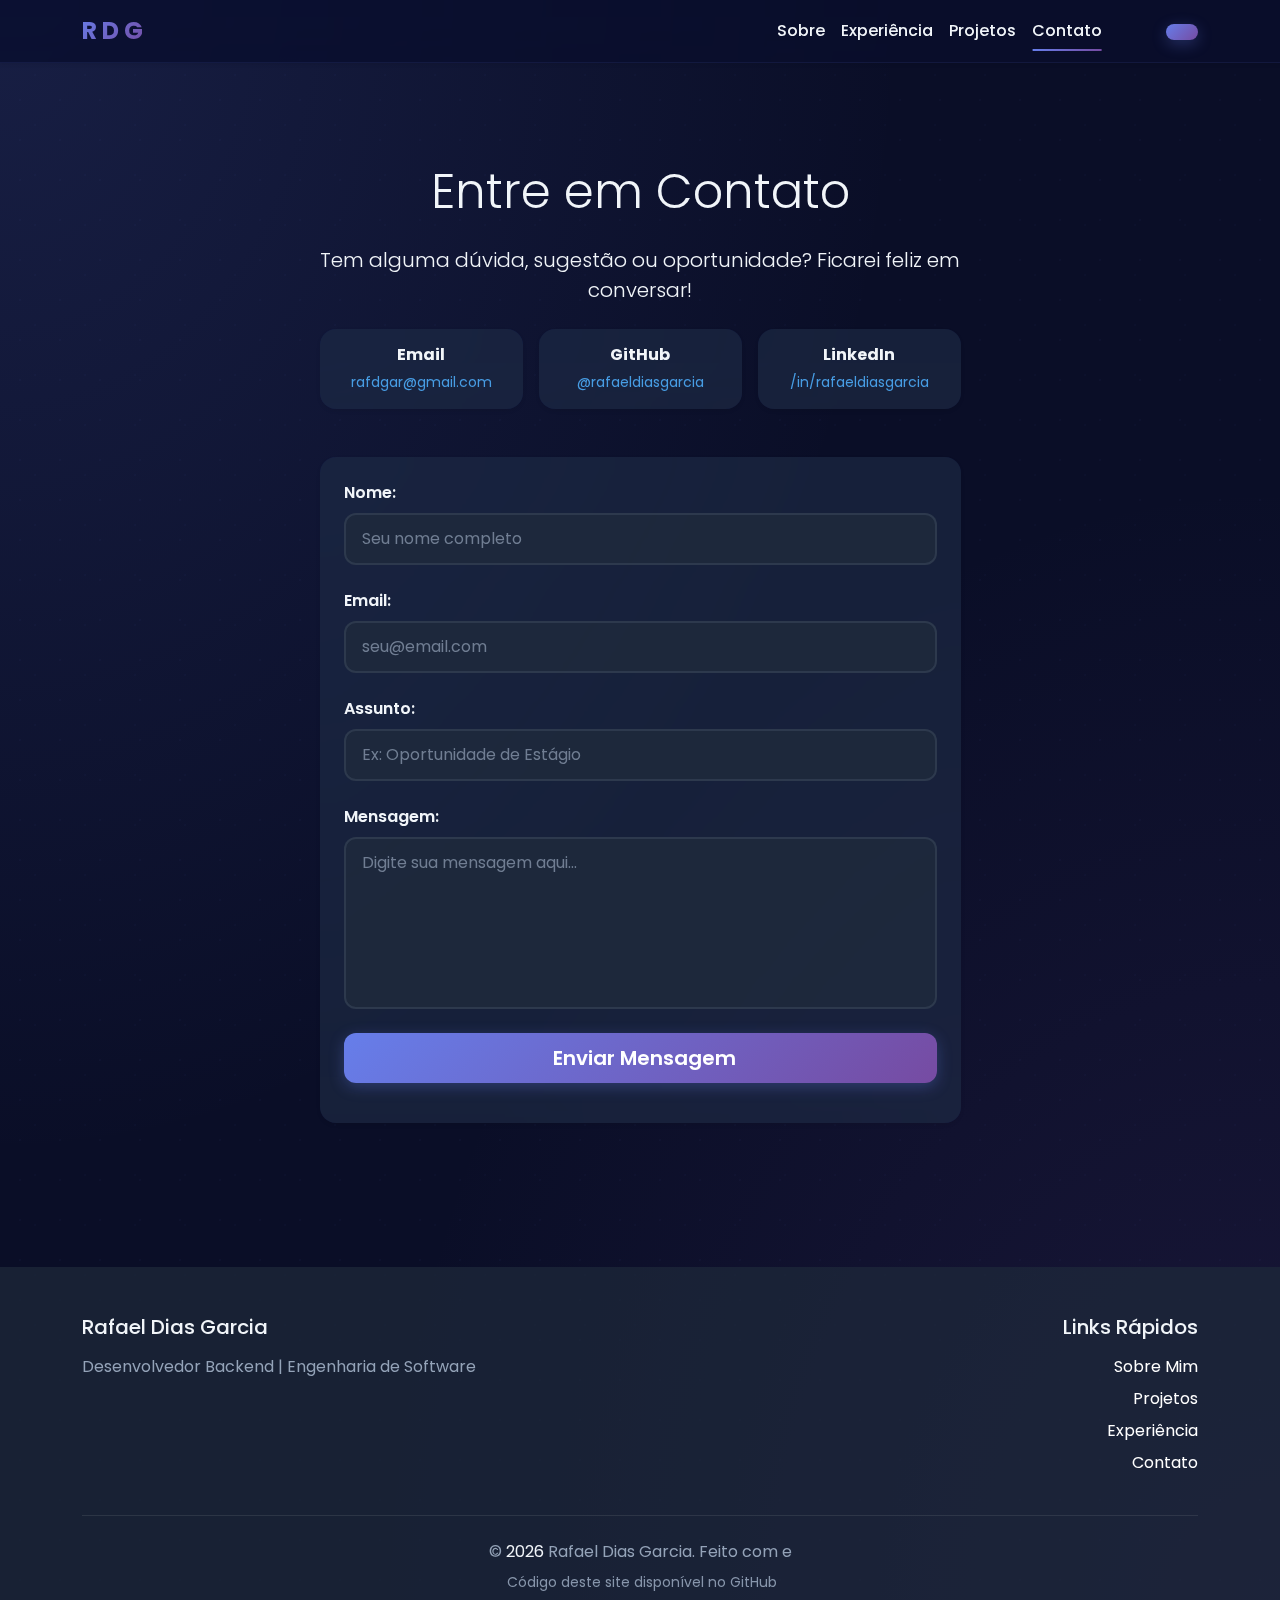
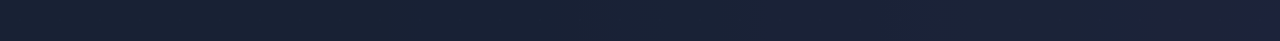
<file: contato.html>
<!DOCTYPE html>
<html lang="pt-BR">

<head>
    <meta charset="UTF-8">
    <meta name="viewport" content="width=device-width, initial-scale=1.0">
    <meta name="description" content="Entre em contato com Rafael Dias Garcia, estudante de Engenharia de Software.">
    <title>Contato - Rafael Dias Garcia</title>
    <link rel="icon" href="src/assets/img/favicon.svg" type="image/svg+xml">
    
    <!-- Open Graph / Facebook -->
    <meta property="og:type" content="website">
    <meta property="og:url" content="https://rafaeldiasgarcia.github.io/curriculo/contato.html">
    <meta property="og:title" content="Contato - Rafael Dias Garcia">
    <meta property="og:description" content="Entre em contato comigo para oportunidades, projetos ou colaborações.">
    <meta property="og:image" content="https://rafaeldiasgarcia.github.io/curriculo/src/assets/img/print-site.png">
    
    <!-- Bootstrap 5 CSS -->
    <link href="https://cdn.jsdelivr.net/npm/bootstrap@5.3.2/dist/css/bootstrap.min.css" rel="stylesheet">
    
    <!-- Font Awesome -->
    <link rel="stylesheet" href="https://cdnjs.cloudflare.com/ajax/libs/font-awesome/6.5.1/css/all.min.css" integrity="sha512-DTOQO9RWCH3ppGqcWaEA1BIZOC6xxalwEsw9c2QQeAIftl+Vegovlnee1c9QX4TctnWMn13TZye+giMm8e2LwA==" crossorigin="anonymous" referrerpolicy="no-referrer" />
    
    <!-- Google Fonts -->
    <link rel="preconnect" href="https://fonts.googleapis.com">
    <link rel="preconnect" href="https://fonts.gstatic.com" crossorigin>
    <link href="https://fonts.googleapis.com/css2?family=Poppins:wght@300;400;600;700&display=swap" rel="stylesheet">
    
    <!-- Custom CSS -->
    <link rel="stylesheet" href="src/assets/css/style.css">
</head>

<body>

<!-- Scroll Progress Bar -->
<div id="scroll-progress-container">
    <div id="scroll-progress-bar"></div>
</div>

<!-- Navbar Bootstrap -->
<nav class="navbar navbar-expand-lg navbar-dark bg-dark fixed-top shadow-sm">
    <div class="container">
        <a class="navbar-brand fw-bold" href="index.html">R D G</a>
        <button class="navbar-toggler" type="button" data-bs-toggle="collapse" data-bs-target="#navbarNav" aria-controls="navbarNav" aria-expanded="false" aria-label="Toggle navigation">
            <span class="navbar-toggler-icon"></span>
        </button>
        <div class="collapse navbar-collapse justify-content-end" id="navbarNav">
            <ul class="navbar-nav align-items-center">
                <li class="nav-item">
                    <a class="nav-link" href="index.html#sobre">Sobre</a>
                </li>
                <li class="nav-item">
                    <a class="nav-link" href="index.html#experiencia">Experiência</a>
                </li>
                <li class="nav-item">
                    <a class="nav-link" href="index.html#projetos">Projetos</a>
                </li>
                <li class="nav-item">
                    <a class="nav-link active" href="contato.html">Contato</a>
                </li>
                <li class="nav-item ms-lg-3">
                    <a class="nav-link" href="https://github.com/rafaeldiasgarcia" target="_blank" aria-label="GitHub">
                        <i class="fab fa-github fa-lg"></i>
                    </a>
                </li>
                <li class="nav-item">
                    <a class="nav-link" href="https://www.linkedin.com/in/rafaeldiasgarcia/" target="_blank" aria-label="LinkedIn">
                        <i class="fab fa-linkedin fa-lg"></i>
                    </a>
                </li>
                <li class="nav-item ms-lg-2">
                    <button id="theme-toggle-btn" class="btn btn-outline-primary btn-sm" aria-label="Alternar tema">
                        <i class="fas fa-sun theme-icon-sun"></i>
                        <i class="fas fa-moon theme-icon-moon"></i>
                    </button>
                </li>
            </ul>
        </div>
    </div>
</nav>

<!-- Main Content -->
<main class="container" style="margin-top: 100px; margin-bottom: 80px;">
    <div class="row justify-content-center">
        <div class="col-lg-8 col-xl-7">
            <section id="contato">
                <h2 class="text-center mb-4 display-5">
                    <i class="fas fa-envelope text-primary"></i> Entre em Contato
                </h2>
                <p class="text-center lead mb-4">Tem alguma dúvida, sugestão ou oportunidade? Ficarei feliz em conversar!</p>
                
                <div class="row g-3 mb-5">
                    <div class="col-md-4">
                        <div class="card border-0 shadow-sm h-100 text-center">
                            <div class="card-body">
                                <i class="fas fa-envelope fa-2x text-primary mb-3"></i>
                                <h6 class="fw-bold">Email</h6>
                                <p class="small mb-0"><a href="mailto:rafdgar@gmail.com" class="text-decoration-none">rafdgar@gmail.com</a></p>
                            </div>
                        </div>
                    </div>
                    <div class="col-md-4">
                        <div class="card border-0 shadow-sm h-100 text-center">
                            <div class="card-body">
                                <i class="fab fa-github fa-2x text-primary mb-3"></i>
                                <h6 class="fw-bold">GitHub</h6>
                                <p class="small mb-0"><a href="https://github.com/rafaeldiasgarcia" target="_blank" class="text-decoration-none">@rafaeldiasgarcia</a></p>
                            </div>
                        </div>
                    </div>
                    <div class="col-md-4">
                        <div class="card border-0 shadow-sm h-100 text-center">
                            <div class="card-body">
                                <i class="fab fa-linkedin fa-2x text-primary mb-3"></i>
                                <h6 class="fw-bold">LinkedIn</h6>
                                <p class="small mb-0"><a href="https://www.linkedin.com/in/rafaeldiasgarcia/" target="_blank" class="text-decoration-none">/in/rafaeldiasgarcia</a></p>
                            </div>
                        </div>
                    </div>
                </div>

                <div class="card border-0 shadow-sm">
                    <div class="card-body p-4">
                        <form id="contact-form" action="https://formspree.io/f/xrbqbvyy" method="POST">
                            <div class="mb-4">
                                <label for="name" class="form-label fw-semibold">Nome:</label>
                                <input type="text" class="form-control" id="name" name="name" required placeholder="Seu nome completo">
                            </div>
                            
                            <div class="mb-4">
                                <label for="email" class="form-label fw-semibold">Email:</label>
                                <input type="email" class="form-control" id="email" name="email" required placeholder="seu@email.com">
                            </div>
                            
                            <div class="mb-4">
                                <label for="subject" class="form-label fw-semibold">Assunto:</label>
                                <input type="text" class="form-control" id="subject" name="subject" placeholder="Ex: Oportunidade de Estágio">
                            </div>
                            
                            <div class="mb-4">
                                <label for="message" class="form-label fw-semibold">Mensagem:</label>
                                <textarea class="form-control" id="message" name="message" rows="6" required placeholder="Digite sua mensagem aqui..."></textarea>
                            </div>
                            
                            <div class="d-grid">
                                <button type="submit" class="btn btn-primary btn-lg">
                                    <i class="fas fa-paper-plane me-2"></i> Enviar Mensagem
                                </button>
                            </div>
                        </form>
                        
                        <div id="form-status" class="mt-3 text-center"></div>
                    </div>
                </div>
            </section>
        </div>
    </div>
</main>

<!-- Footer -->
<footer class="bg-dark text-white py-5 mt-5">
    <div class="container">
        <div class="row g-4">
            <div class="col-lg-6 text-center text-lg-start">
                <h5 class="mb-3">Rafael Dias Garcia</h5>
                <p class="text-muted mb-3">Desenvolvedor Backend | Engenharia de Software</p>
                <div class="d-flex gap-3 justify-content-center justify-content-lg-start">
                    <a href="https://github.com/rafaeldiasgarcia" target="_blank" class="btn btn-outline-light btn-sm" title="GitHub">
                        <i class="fab fa-github"></i>
                    </a>
                    <a href="https://www.linkedin.com/in/rafaeldiasgarcia/" target="_blank" class="btn btn-outline-light btn-sm" title="LinkedIn">
                        <i class="fab fa-linkedin"></i>
                    </a>
                    <a href="contato.html" class="btn btn-outline-light btn-sm" title="Email">
                        <i class="fas fa-envelope"></i>
                    </a>
                </div>
            </div>
            
            <div class="col-lg-6 text-center text-lg-end">
                <h5 class="mb-3">Links Rápidos</h5>
                <ul class="list-unstyled">
                    <li class="mb-2"><a href="index.html#sobre" class="text-white text-decoration-none"><i class="fas fa-user me-2"></i>Sobre Mim</a></li>
                    <li class="mb-2"><a href="index.html#projetos" class="text-white text-decoration-none"><i class="fas fa-laptop-code me-2"></i>Projetos</a></li>
                    <li class="mb-2"><a href="index.html#experiencia" class="text-white text-decoration-none"><i class="fas fa-briefcase me-2"></i>Experiência</a></li>
                    <li class="mb-2"><a href="contato.html" class="text-white text-decoration-none"><i class="fas fa-envelope me-2"></i>Contato</a></li>
                </ul>
            </div>
        </div>
        
        <hr class="my-4 border-secondary">
        
        <div class="row">
            <div class="col-12 text-center">
                <p class="mb-0 text-muted">
                    © <span id="currentYear"></span> Rafael Dias Garcia. Feito com <i class="fas fa-heart text-danger"></i> e <i class="fas fa-code text-primary"></i>
                </p>
                <p class="mb-0 text-muted small mt-2">
                    <a href="https://github.com/rafaeldiasgarcia/curriculo" target="_blank" class="text-muted text-decoration-none">
                        <i class="fab fa-github me-1"></i>Código deste site disponível no GitHub
                    </a>
                </p>
            </div>
        </div>
    </div>
</footer>

<!-- Floating Buttons -->
<button id="scrollToTopBtn" class="btn btn-outline-primary rounded-circle position-fixed shadow" title="Voltar ao topo">
    <i class="fas fa-arrow-up"></i>
</button>


<!-- Bootstrap 5 JS Bundle -->
<script src="https://cdn.jsdelivr.net/npm/bootstrap@5.3.2/dist/js/bootstrap.bundle.min.js"></script>

<!-- Custom JS -->
<script src="src/script/script.js"></script>

</body>
</html>

<!--Feito por Rafael Dias Garcia-->
</file>
<file: src/assets/css/style.css>
/* ==========================================================================
   Bootstrap 5 Custom Styles - Rafael Dias Garcia Portfolio
   Redesigned for Modern Aesthetics ✨
   ========================================================================== */

:root {
    /* Dark Theme Colors - Enhanced */
    --bg-dark: #0a0e27;
    --bg-dark-secondary: #131b33;
    --card-bg-dark: rgba(30, 41, 59, 0.7);
    --text-dark: #f1f5f9;
    --text-muted-dark: #94a3b8;
    --border-dark: rgba(71, 85, 105, 0.4);
    
    /* Light Theme Colors - Enhanced */
    --bg-light: #f8fafc;
    --bg-light-secondary: #f1f5f9;
    --card-bg-light: rgba(255, 255, 255, 0.9);
    --text-light: #1e293b;
    --text-muted-light: #64748b;
    --border-light: #e2e8f0;
    
    /* Brand Colors - Modern Palette */
    --primary: #6366f1;
    --primary-hover: #4f46e5;
    --primary-light: #818cf8;
    --secondary: #8b5cf6;
    --success: #10b981;
    --warning: #f59e0b;
    --info: #06b6d4;
    --danger: #ef4444;
    --accent: #ec4899;
    
    /* Gradients */
    --gradient-primary: linear-gradient(135deg, #667eea 0%, #764ba2 100%);
    --gradient-hero: linear-gradient(135deg, #667eea 0%, #764ba2 50%, #f093fb 100%);
    --gradient-card: linear-gradient(135deg, rgba(102, 126, 234, 0.1) 0%, rgba(118, 75, 162, 0.1) 100%);
    --gradient-accent: linear-gradient(135deg, #f093fb 0%, #f5576c 100%);
    
    /* Shadows */
    --shadow-sm: 0 2px 8px rgba(0, 0, 0, 0.1);
    --shadow-md: 0 4px 16px rgba(0, 0, 0, 0.15);
    --shadow-lg: 0 8px 32px rgba(0, 0, 0, 0.2);
    --shadow-glow: 0 0 30px rgba(102, 126, 234, 0.3);
    
    --font-family: 'Poppins', sans-serif;
}

/* ==========================================================================
   Base Styles
   ========================================================================== */

* {
    margin: 0;
    padding: 0;
    box-sizing: border-box;
}

html {
    scroll-behavior: smooth;
    overflow-x: hidden;
    max-width: 100vw;
}

body {
    font-family: var(--font-family);
    background-color: var(--bg-dark);
    color: var(--text-dark);
    background-image: 
        radial-gradient(at 0% 0%, rgba(102, 126, 234, 0.15) 0px, transparent 50%),
        radial-gradient(at 100% 100%, rgba(118, 75, 162, 0.15) 0px, transparent 50%),
        radial-gradient(circle at 50% 50%, rgba(102, 126, 234, 0.03) 1px, transparent 1px);
    background-size: 100% 100%, 100% 100%, 40px 40px;
    transition: all 0.4s cubic-bezier(0.4, 0, 0.2, 1);
    padding-top: 0;
    position: relative;
    overflow-x: hidden;
    max-width: 100vw;
}

body::before {
    content: '';
    position: fixed;
    top: -50%;
    left: -50%;
    width: 200%;
    height: 200%;
    background: radial-gradient(circle, rgba(102, 126, 234, 0.03) 1px, transparent 1px);
    background-size: 50px 50px;
    animation: backgroundScroll 60s linear infinite;
    pointer-events: none;
    z-index: -1;
}

@keyframes backgroundScroll {
    0% { transform: translate(0, 0); }
    100% { transform: translate(50px, 50px); }
}

/* Dark Mode Text Fixes */
body:not(.light-mode) .card {
    background-color: var(--card-bg-dark);
    color: var(--text-dark);
}

body:not(.light-mode) h1,
body:not(.light-mode) h2,
body:not(.light-mode) h3,
body:not(.light-mode) h4,
body:not(.light-mode) h5,
body:not(.light-mode) h6 {
    color: var(--text-dark);
}

body:not(.light-mode) p,
body:not(.light-mode) li,
body:not(.light-mode) span {
    color: var(--text-dark);
}

body:not(.light-mode) .text-muted {
    color: var(--text-muted-dark) !important;
}

body:not(.light-mode) .card-subtitle,
body:not(.light-mode) .text-muted {
    color: var(--text-muted-dark) !important;
}

body:not(.light-mode) .lead {
    color: var(--text-dark) !important;
}

body:not(.light-mode) .badge {
    background-color: var(--card-bg-dark) !important;
    color: var(--text-dark) !important;
    border: 1px solid var(--border-dark) !important;
}

body:not(.light-mode) .text-success {
    color: #20c997 !important;
}

body:not(.light-mode) .text-info {
    color: #3dd5f3 !important;
}

body:not(.light-mode) .text-warning {
    color: #ffca2c !important;
}

body:not(.light-mode) a:not(.btn):not(.nav-link):not(.dropdown-item) {
    color: #4dabf7;
}

body:not(.light-mode) a:not(.btn):not(.nav-link):not(.dropdown-item):hover {
    color: #74c0fc;
}

body:not(.light-mode) .bg-light {
    background-color: var(--card-bg-dark) !important;
    color: var(--text-dark) !important;
}

body:not(.light-mode) .bg-light p,
body:not(.light-mode) .bg-light strong {
    color: var(--text-dark) !important;
}

/* Light Mode */
body.light-mode {
    background-color: var(--bg-light);
    color: var(--text-light);
    background-image: 
        radial-gradient(at 0% 0%, rgba(99, 102, 241, 0.08) 0px, transparent 50%),
        radial-gradient(at 100% 100%, rgba(139, 92, 246, 0.08) 0px, transparent 50%),
        radial-gradient(circle at 50% 50%, rgba(99, 102, 241, 0.03) 1px, transparent 1px);
    background-size: 100% 100%, 100% 100%, 40px 40px;
}

body.light-mode::before {
    background: radial-gradient(circle, rgba(99, 102, 241, 0.02) 1px, transparent 1px);
    background-size: 50px 50px;
}

body.light-mode .navbar {
    background-color: rgba(248, 249, 250, 0.95) !important;
}

body.light-mode .card {
    background-color: var(--card-bg-light);
    color: var(--text-light);
}

body.light-mode .bg-dark {
    background-color: #212529 !important;
}

body.light-mode .text-muted {
    color: var(--text-muted-light) !important;
}

body.light-mode .badge {
    background-color: #e9ecef !important;
    color: var(--text-light) !important;
    border: 1px solid var(--border-light) !important;
}

body.light-mode .lead {
    color: var(--text-light) !important;
}

body.light-mode .text-success {
    color: var(--success) !important;
}

body.light-mode .text-info {
    color: #0dcaf0 !important;
}

body.light-mode .text-warning {
    color: #ffc107 !important;
}

body.light-mode a {
    color: var(--primary);
}

body.light-mode a:hover {
    color: var(--primary-hover);
}

/* Dark Mode - Dropdown Menus */
body:not(.light-mode) .dropdown-menu {
    background-color: var(--card-bg-dark);
    border-color: var(--border-dark);
}

body:not(.light-mode) .dropdown-item {
    color: var(--text-dark);
}

body:not(.light-mode) .dropdown-item:hover,
body:not(.light-mode) .dropdown-item:focus {
    background-color: rgba(13, 110, 253, 0.2);
    color: var(--text-dark);
}

body:not(.light-mode) .dropdown-divider {
    border-color: var(--border-dark);
}

/* FORÇA dropdowns a ficarem visíveis em cima de cards */
.dropdown {
    position: relative !important;
    z-index: 9000 !important;
}

.dropdown-menu {
    position: absolute !important;
    z-index: 10200 !important;
}

.dropdown-menu.show {
    z-index: 10200 !important;
    position: absolute !important;
    display: block !important;
}

/* Força dropdown-menu-end a abrir à direita */
.dropdown-menu-end {
    right: 0 !important;
    left: auto !important;
}

/* Garante que o dropdown position-absolute tenha posicionamento correto */
.position-absolute.dropdown {
    position: absolute !important;
}

.position-absolute.dropdown .dropdown-menu-end {
    right: 0 !important;
    left: auto !important;
    transform: none !important;
    top: 100% !important;
    bottom: auto !important;
    margin-top: 0.125rem !important;
}

/* Garante que o botão dropdown seja clicável */
.dropdown-toggle {
    z-index: 9001 !important;
    position: relative !important;
}

/* Dark Mode - Nav Links */
body:not(.light-mode) .nav-link {
    color: var(--text-dark) !important;
}

body:not(.light-mode) .navbar-brand {
    color: var(--primary) !important;
}

/* Dark Mode - Badges with Colors */
body:not(.light-mode) .badge.bg-warning {
    background-color: var(--warning) !important;
    color: #000 !important;
}

body:not(.light-mode) .badge.bg-primary {
    background-color: var(--primary) !important;
    color: #fff !important;
}

body:not(.light-mode) .badge.bg-success {
    background-color: var(--success) !important;
    color: #fff !important;
}

body:not(.light-mode) .badge.bg-info {
    background-color: #17a2b8 !important;
    color: #000 !important;
}

body:not(.light-mode) .badge.bg-secondary {
    background-color: #6c757d !important;
    color: #fff !important;
}

body:not(.light-mode) .badge.text-dark {
    color: #000 !important;
}

/* Light Mode - Badges with Colors */
body.light-mode .badge.bg-warning {
    background-color: #ffc107 !important;
    color: #000 !important;
}

body.light-mode .badge.bg-primary {
    background-color: var(--primary) !important;
    color: #fff !important;
}

body.light-mode .badge.bg-success {
    background-color: var(--success) !important;
    color: #fff !important;
}

body.light-mode .badge.bg-info {
    background-color: #0dcaf0 !important;
    color: #000 !important;
}

body.light-mode .badge.bg-secondary {
    background-color: #6c757d !important;
    color: #fff !important;
}

body.light-mode .badge.text-dark {
    color: #000 !important;
}

/* Dark Mode - Display Headings */
body:not(.light-mode) .display-4,
body:not(.light-mode) .display-5,
body:not(.light-mode) .display-6 {
    color: var(--text-dark) !important;
}

/* Dark Mode - Lists */
body:not(.light-mode) ul,
body:not(.light-mode) ol {
    color: var(--text-dark);
}

body:not(.light-mode) .list-unstyled li,
body:not(.light-mode) ul li,
body:not(.light-mode) ol li {
    color: var(--text-dark) !important;
}

/* Dark Mode - Strong/Bold Text */
body:not(.light-mode) strong,
body:not(.light-mode) b {
    color: var(--text-dark);
}

/* Dark Mode - Small Text */
body:not(.light-mode) small,
body:not(.light-mode) .small {
    color: var(--text-muted-dark) !important;
}

/* Dark Mode - Footer */
body:not(.light-mode) footer,
body:not(.light-mode) .footer {
    background-color: var(--card-bg-dark) !important;
    color: var(--text-dark) !important;
}

body:not(.light-mode) footer p {
    color: var(--text-muted-dark) !important;
}

/* Garantir que scroll button fique sempre acima - PRIORIDADE MÁXIMA */
#scrollToTopBtn,
#scrollToTopBtn.show {
    z-index: 999999 !important;
    position: fixed !important;
}

/* Border Warning - Ensure yellow in both modes */
.border-warning {
    border-color: var(--warning) !important;
}

body.light-mode .border-warning {
    border-color: #ffc107 !important;
}

/* Pulse Animation for Badge - Enhanced */
@keyframes pulse {
    0%, 100% {
        opacity: 1;
        transform: scale(1);
    }
    50% {
        opacity: 0.8;
        transform: scale(1.05);
    }
}

.pulse {
    animation: pulse 2s ease-in-out infinite;
}

.badge.bg-success {
    background: linear-gradient(135deg, #10b981 0%, #059669 100%) !important;
    box-shadow: 0 4px 15px rgba(16, 185, 129, 0.3);
    border: none !important;
}

body:not(.light-mode) .badge.bg-success {
    box-shadow: 0 4px 15px rgba(16, 185, 129, 0.4);
}

/* ==========================================================================
   Scroll Progress Bar - Enhanced
   ========================================================================== */

#scroll-progress-container {
    position: fixed;
    top: 0;
    left: 0;
    right: 0;
    height: 3px;
    z-index: 9999;
    padding: 0;
    margin: 0;
    pointer-events: none;
    background: transparent;
}

#scroll-progress-bar {
    height: 100%;
    background: var(--gradient-primary);
    box-shadow: 0 1px 4px rgba(102, 126, 234, 0.3);
    transform-origin: left center;
    transform: scaleX(0);
    transition: transform 0.15s ease-out;
    border-radius: 0;
    position: relative;
}

@keyframes shimmer {
    0%, 100% {
        opacity: 0;
    }
    50% {
        opacity: 1;
    }
}

/* ==========================================================================
   Navbar Customization - Glassmorphism
   ========================================================================== */

.navbar,
.navbar.fixed-top {
    background: rgba(10, 14, 39, 0.8) !important;
    backdrop-filter: blur(20px) saturate(180%);
    -webkit-backdrop-filter: blur(20px) saturate(180%);
    border-bottom: 1px solid rgba(102, 126, 234, 0.1);
    transition: all 0.4s cubic-bezier(0.4, 0, 0.2, 1);
    box-shadow: 0 4px 30px rgba(0, 0, 0, 0.1);
    z-index: 10050 !important;
}

body.light-mode .navbar,
body.light-mode .navbar.fixed-top {
    background: rgba(255, 255, 255, 0.8) !important;
    border-bottom: 1px solid rgba(99, 102, 241, 0.1);
}

/* FORÇA O CONTAINER A NÃO ESCONDER O MENU */
.navbar .container,
.navbar .container-fluid {
    overflow: visible !important;
    position: static !important;
}

/* Remove qualquer restrição de altura/overflow */
nav.navbar,
nav.fixed-top,
.navbar-dark,
.bg-dark {
    contain: none !important;
    clip-path: none !important;
    overflow: visible !important;
}

/* Navbar dropdown (mobile menu) styling - SOLUÇÃO DEFINITIVA */
@media (max-width: 991px) {
    /* Garante que o body não esconde o menu */
    body {
        overflow-x: hidden !important;
        overflow-y: auto !important;
    }
    
    /* FORÇA o menu a sair do container */
    #navbarNav,
    .navbar-collapse {
        position: fixed !important;
        top: 56px !important;
        left: 0 !important;
        right: 0 !important;
        width: 100vw !important;
        margin: 0 !important;
        z-index: 10060 !important;
        max-height: 0 !important;
        overflow: hidden !important;
        transition: max-height 0.35s ease-in-out !important;
        transform: translateZ(0) !important;
    }
    
    /* Quando o menu está ABERTO */
    #navbarNav.show,
    .navbar-collapse.show {
        display: block !important;
        max-height: 80vh !important;
        background: rgba(10, 14, 39, 0.98) !important;
        backdrop-filter: blur(20px) !important;
        -webkit-backdrop-filter: blur(20px) !important;
        padding: 1.5rem !important;
        box-shadow: 0 8px 32px rgba(0, 0, 0, 0.6) !important;
        border-radius: 0 0 12px 12px !important;
        overflow-y: auto !important;
        overflow-x: hidden !important;
    }
    
    /* Animação ao abrir/fechar */
    #navbarNav.collapsing,
    .navbar-collapse.collapsing {
        display: block !important;
        background: rgba(10, 14, 39, 0.98) !important;
        backdrop-filter: blur(20px) !important;
        -webkit-backdrop-filter: blur(20px) !important;
        padding: 1.5rem !important;
        box-shadow: 0 8px 32px rgba(0, 0, 0, 0.6) !important;
        height: auto !important;
        transition: max-height 0.35s ease !important;
    }
    
    /* Modo claro */
    body.light-mode #navbarNav.show,
    body.light-mode .navbar-collapse.show,
    body.light-mode #navbarNav.collapsing,
    body.light-mode .navbar-collapse.collapsing {
        background: rgba(255, 255, 255, 0.98) !important;
        box-shadow: 0 8px 32px rgba(0, 0, 0, 0.15) !important;
    }
}

/* Garante que cards e outros elementos não sobreponham o menu */
@media (max-width: 991px) {
    main,
    section,
    footer,
    .carousel,
    .btn:not(.navbar-toggler):not(#theme-toggle-btn):not(.dropdown-toggle) {
        position: relative !important;
        z-index: 1 !important;
    }
    
    /* Cards sem dropdown ficam abaixo */
    .card:not(:has(.dropdown)) {
        z-index: 1 !important;
    }
    
    #hero,
    header {
        z-index: 1 !important;
    }
}

@media (min-width: 992px) {
    #navbarNav,
    .navbar-collapse {
        position: relative !important;
        z-index: auto !important;
        max-height: none !important;
    }
}

.navbar-brand {
    background: var(--gradient-primary);
    -webkit-background-clip: text;
    -webkit-text-fill-color: transparent;
    background-clip: text;
    font-size: 1.5rem;
    font-weight: 700;
    transition: all 0.3s ease;
}

.navbar-brand:hover {
    transform: scale(1.05);
    filter: brightness(1.2);
}

.nav-link {
    position: relative;
    transition: all 0.3s ease;
    font-weight: 500;
}

.nav-link::after {
    content: '';
    position: absolute;
    bottom: 0;
    left: 50%;
    transform: translateX(-50%);
    width: 0;
    height: 2px;
    background: var(--gradient-primary);
    transition: width 0.3s ease;
}

.nav-link:hover::after,
.nav-link.active::after {
    width: 80%;
}

.nav-link:hover,
.nav-link.active {
    color: var(--primary) !important;
}

/* ==========================================================================
   Hero Section - Enhanced
   ========================================================================== */

#hero {
    min-height: auto;
    display: flex;
    align-items: center;
    padding-top: 100px;
    padding-bottom: 60px;
    position: relative;
    z-index: 1;
}

#hero::before {
    content: '';
    position: absolute;
    top: 0;
    left: 50%;
    transform: translateX(-50%);
    width: 120%;
    height: 100%;
    background: var(--gradient-hero);
    opacity: 0.05;
    filter: blur(80px);
    border-radius: 50%;
    pointer-events: none;
    z-index: -1;
}

#hero h1 {
    font-size: clamp(2rem, 5vw, 3.5rem);
    line-height: 1.2;
    font-weight: 800;
    word-wrap: break-word;
    overflow-wrap: break-word;
    margin-top: 0;
    padding-top: 10px;
    background: var(--gradient-primary);
    -webkit-background-clip: text;
    -webkit-text-fill-color: transparent;
    background-clip: text;
    animation: fadeInUp 0.8s ease-out;
}

body.light-mode #hero h1 {
    background: linear-gradient(135deg, #4f46e5 0%, #7c3aed 100%);
    -webkit-background-clip: text;
    -webkit-text-fill-color: transparent;
    background-clip: text;
}

#hero h2 {
    font-size: clamp(1.1rem, 2.5vw, 1.6rem);
    line-height: 1.5;
    font-weight: 600;
    min-height: 3em;
    display: flex;
    align-items: center;
    justify-content: center;
}

#hero p {
    font-size: clamp(1rem, 2vw, 1.15rem);
    animation: fadeInUp 1s ease-out 0.2s both;
}

#typing-effect {
    display: inline-block;
    position: relative;
}

#typing-effect::after {
    content: '|';
    animation: blink 1s step-end infinite;
    color: var(--primary);
    margin-left: 2px;
}

@keyframes blink {
    from, to { opacity: 1; }
    50% { opacity: 0; }
}

@keyframes fadeInUp {
    from {
        opacity: 0;
        transform: translateY(30px);
    }
    to {
        opacity: 1;
        transform: translateY(0);
    }
}

/* ==========================================================================
   Buttons - Modern Design
   ========================================================================== */

.btn {
    border-radius: 12px;
    font-weight: 600;
    padding: 0.625rem 1.5rem;
    transition: all 0.3s cubic-bezier(0.4, 0, 0.2, 1);
    border: none;
    position: relative;
    overflow: hidden;
}

.btn-primary {
    background: var(--gradient-primary);
    box-shadow: 0 4px 15px rgba(102, 126, 234, 0.3);
    color: white !important;
}

.btn-primary:hover {
    transform: translateY(-2px);
    box-shadow: 0 6px 20px rgba(102, 126, 234, 0.4);
    filter: brightness(1.1);
    color: white !important;
}

body.light-mode .btn-primary {
    color: white !important;
}

body.light-mode .btn-primary:hover {
    color: white !important;
}

.btn-outline-primary {
    border: 2px solid var(--primary);
    color: var(--primary);
    background: transparent;
}

.btn-outline-primary:hover {
    background: var(--gradient-primary);
    border-color: transparent;
    color: white;
    transform: translateY(-2px);
    box-shadow: 0 6px 20px rgba(102, 126, 234, 0.3);
}

.btn-outline-secondary:hover {
    transform: translateY(-2px);
}

/* Skills Tags Hover Effect */
.skills-tags .badge {
    transition: all 0.3s cubic-bezier(0.4, 0, 0.2, 1);
    cursor: pointer;
    padding: 0.5rem 1rem;
    border-radius: 10px;
    font-weight: 500;
    font-size: 0.875rem;
    position: relative;
    display: inline-block;
    overflow: hidden;
}

.skills-tags .badge i {
    font-size: 1.1rem;
    margin-right: 0.35rem;
}

.skills-tags .badge:hover {
    transform: translateY(-2px) scale(1.03);
    background: var(--gradient-primary) !important;
    color: white !important;
    box-shadow: 0 4px 12px rgba(102, 126, 234, 0.3);
}

.skills-tags .badge:hover i {
    color: white !important;
}

/* Dark Mode - Skills Tags */
body:not(.light-mode) .skills-tags .badge {
    background-color: var(--card-bg-dark) !important;
    color: var(--text-dark) !important;
    border: 1px solid var(--border-dark);
}

body:not(.light-mode) .skills-tags .badge i {
    color: var(--primary) !important;
}

/* Light Mode - Skills Tags */
body.light-mode .skills-tags .badge {
    background-color: #ffffff !important;
    color: var(--text-light) !important;
    border: 2px solid #e0e0e0 !important;
}

body.light-mode .skills-tags .badge i {
    color: var(--primary) !important;
}

body.light-mode .skills-tags .badge:hover {
    background-color: var(--primary) !important;
    color: white !important;
    border-color: var(--primary) !important;
}

body.light-mode .skills-tags .badge:hover i {
    color: white !important;
}

.skills-tags .card {
    background-color: rgba(255, 255, 255, 0.05);
    border: 1px solid rgba(255, 255, 255, 0.1) !important;
    transition: all 0.3s ease;
    position: relative;
    z-index: 1;
}

.skills-tags .card:hover {
    background-color: rgba(255, 255, 255, 0.08);
    transform: translateY(-2px);
    z-index: 2;
}

body.light-mode .skills-tags .card {
    background-color: rgba(0, 0, 0, 0.03);
    border: 1px solid rgba(0, 0, 0, 0.1) !important;
}

body.light-mode .skills-tags .card:hover {
    background-color: rgba(0, 0, 0, 0.05);
}

/* ==========================================================================
   Cards - Glassmorphism Design
   ========================================================================== */

.card {
    background: var(--card-bg-dark);
    backdrop-filter: blur(20px) saturate(180%);
    -webkit-backdrop-filter: blur(20px) saturate(180%);
    color: var(--text-dark);
    border: 1px solid rgba(102, 126, 234, 0.1);
    border-radius: 16px;
    transition: all 0.4s cubic-bezier(0.4, 0, 0.2, 1);
    box-shadow: var(--shadow-md);
    position: relative;
    overflow: visible !important;
    z-index: 1;
}

/* Cards com dropdown precisam de z-index maior */
.card:has(.dropdown) {
    z-index: 100 !important;
    overflow: visible !important;
}

/* Apenas cards SEM dropdown podem ter overflow hidden */
.card:not(:has(.dropdown)) {
    overflow: hidden;
}

/* Garante que card-body não esconda dropdowns */
.card-body {
    position: relative !important;
    overflow: visible !important;
}

/* Garante que elementos filhos dos cards não interfiram */
.card .d-flex,
.card .position-relative,
.card .position-absolute:not(.dropdown):not(.dropdown-menu):not(.cert-badge-img) {
    z-index: 1 !important;
}

/* Força dropdowns a ficarem sempre visíveis */
.card .dropdown,
.card .dropdown-menu {
    z-index: 9999 !important;
}

/* Container de linhas e colunas não deve interferir */
.row,
.col,
.col-12,
.col-md-6,
.g-3,
.g-4 {
    position: relative !important;
    z-index: auto !important;
}

/* Seções específicas com dropdowns */
#certificacoes,
#idiomas,
#formacao {
    position: relative !important;
    z-index: auto !important;
}

#certificacoes .row,
#idiomas .row,
#formacao .row {
    position: relative !important;
}

/* IMPORTANTE: Card que está sendo clicado fica por cima */
.card:hover:has(.dropdown) {
    z-index: 10000 !important;
}

.card::before {
    content: '';
    position: absolute;
    top: 0;
    left: 7px;
    right: 7px;
    height: 3px;
    background: var(--gradient-primary);
    transform: scaleX(0);
    transform-origin: left;
    transition: transform 0.5s cubic-bezier(0.4, 0, 0.2, 1);
    border-radius: 12px 12px 0 0;
    z-index: 1;
}

/* Remove a barrinha de cards com bordas laterais/inferiores grossas */
.card.border-start::before,
.card.border-end::before,
.card.border-top::before,
.card.border-bottom::before {
    display: none;
}

.card:hover::before {
    transform: scaleX(1);
}

.card:hover {
    transform: translateY(-8px);
    box-shadow: var(--shadow-lg), 0 0 40px rgba(102, 126, 234, 0.2);
    border-color: rgba(102, 126, 234, 0.3);
}

body.light-mode .card {
    background: var(--card-bg-light);
    border-color: rgba(99, 102, 241, 0.15);
    box-shadow: var(--shadow-sm);
}

body.light-mode .card:hover {
    box-shadow: var(--shadow-md), 0 0 30px rgba(99, 102, 241, 0.15);
    border-color: rgba(99, 102, 241, 0.3);
}

/* Dark Mode - Card Content */
body:not(.light-mode) .card-title,
body:not(.light-mode) .card h3,
body:not(.light-mode) .card h4,
body:not(.light-mode) .card h5,
body:not(.light-mode) .card h6 {
    color: var(--text-dark) !important;
}

body:not(.light-mode) .card-text,
body:not(.light-mode) .card p {
    color: var(--text-dark) !important;
}

body:not(.light-mode) .card-subtitle {
    color: var(--text-muted-dark) !important;
}

/* Light Mode - Card Content */
body.light-mode .card-title,
body.light-mode .card h3,
body.light-mode .card h4,
body.light-mode .card h5,
body.light-mode .card h6 {
    color: var(--text-light) !important;
}

body.light-mode .card-text,
body.light-mode .card p {
    color: var(--text-light) !important;
}

body.light-mode .card-subtitle {
    color: var(--text-muted-light) !important;
}

/* ==========================================================================
   Bootstrap Carousel Customization
   ========================================================================== */

#projectsCarousel {
    padding: 50px 0 40px 0;
    overflow: visible;
}

.carousel-inner {
    overflow: visible !important;
}

.carousel-item {
    overflow: visible !important;
}

.project-card {
    max-width: 750px;
    margin: 0 auto;
}

.project-card .card {
    min-height: 400px;
    border: 2px solid rgba(102, 126, 234, 0.2);
}

.project-card .card:hover {
    border-color: rgba(102, 126, 234, 0.4);
}

.project-card .card-body {
    display: flex;
    flex-direction: column;
}

.project-card .card-title {
    font-size: 1.5rem;
    font-weight: 700;
    margin-bottom: 1rem;
    background: var(--gradient-primary);
    -webkit-background-clip: text;
    -webkit-text-fill-color: transparent;
    background-clip: text;
}

body.light-mode .project-card .card-title {
    background: linear-gradient(135deg, #4f46e5 0%, #7c3aed 100%);
    -webkit-background-clip: text;
    -webkit-text-fill-color: transparent;
    background-clip: text;
}

/* Carousel Controls */
.carousel-control-prev,
.carousel-control-next {
    width: 35px;
    height: 35px;
    top: 50%;
    transform: translateY(-50%);
    opacity: 0.8;
    transition: opacity 0.3s ease;
}

.carousel-control-prev:hover,
.carousel-control-next:hover {
    opacity: 1;
}

.carousel-control-prev {
    left: calc((100% - 750px) / 2 - 50px);
}

.carousel-control-next {
    right: calc((100% - 750px) / 2 - 50px);
}

@media (max-width: 768px) {
    .carousel-control-prev {
        left: -5px;
    }
    
    .carousel-control-next {
        right: -5px;
    }
}

@media (max-width: 576px) {
    .carousel-control-prev {
        left: -8px;
    }
    
    .carousel-control-next {
        right: -8px;
    }
}

.carousel-control-prev-icon,
.carousel-control-next-icon {
    width: 30px;
    height: 30px;
    background-color: transparent;
    border: 2px solid var(--primary);
    border-radius: 50%;
    padding: 6px;
    background-image: none;
    position: relative;
    transition: all 0.3s ease;
}

.carousel-control-prev-icon::before,
.carousel-control-next-icon::before {
    content: '';
    position: absolute;
    top: 50%;
    left: 50%;
    transform: translate(-50%, -50%);
    width: 10px;
    height: 10px;
    border-left: 2px solid var(--primary);
    border-bottom: 2px solid var(--primary);
}

.carousel-control-prev-icon::before {
    transform: translate(-40%, -50%) rotate(45deg);
}

.carousel-control-next-icon::before {
    transform: translate(-60%, -50%) rotate(-135deg);
}

.carousel-control-prev:hover .carousel-control-prev-icon,
.carousel-control-next:hover .carousel-control-next-icon {
    background-color: var(--primary);
    border-color: var(--primary);
}

.carousel-control-prev:hover .carousel-control-prev-icon::before,
.carousel-control-next:hover .carousel-control-next-icon::before {
    border-color: white;
}

/* Light mode adjustments */
body.light-mode .carousel-control-prev-icon,
body.light-mode .carousel-control-next-icon {
    background-color: rgba(255, 255, 255, 0.8);
}

body.light-mode .carousel-control-prev:hover .carousel-control-prev-icon,
body.light-mode .carousel-control-next:hover .carousel-control-next-icon {
    background-color: var(--primary);
}

/* Carousel Indicators */
.carousel-indicators {
    margin-bottom: -20px;
}

.carousel-indicators [data-bs-target] {
    width: 10px;
    height: 10px;
    border-radius: 50%;
    background-color: var(--text-muted-dark);
    border: none;
    opacity: 0.5;
}

.carousel-indicators .active {
    background-color: var(--primary);
    opacity: 1;
}

body.light-mode .carousel-indicators [data-bs-target] {
    background-color: var(--text-muted-light);
}

/* ==========================================================================
   Certificates Badge Images - Enhanced with Credly Style
   ========================================================================== */

.cert-badge-img {
    position: absolute;
    top: 50%;
    right: -75px;
    transform: translateY(-50%);
    width: 60px;
    height: 60px;
    transition: all 0.3s cubic-bezier(0.4, 0, 0.2, 1);
    z-index: 2;
    border-radius: 12px;
    overflow: hidden;
    box-shadow: 0 6px 20px rgba(0, 0, 0, 0.25);
    background: var(--card-bg-dark);
    padding: 2px;
}

.cert-badge-img::before {
    content: '';
    position: absolute;
    inset: 0;
    background: var(--gradient-primary);
    opacity: 0;
    transition: opacity 0.3s ease;
    z-index: -1;
}

.cert-badge-img:hover::before {
    opacity: 0.1;
}

.cert-badge-img img {
    width: 100%;
    height: 100%;
    object-fit: cover;
    border-radius: 12px;
    transition: transform 0.3s ease;
}

.cert-badge-img:hover {
    transform: translateY(-50%) scale(1.15);
    box-shadow: 0 8px 24px rgba(102, 126, 234, 0.3);
}

.cert-badge-img:hover img {
    transform: rotate(5deg);
}

body.light-mode .cert-badge-img {
    box-shadow: 0 6px 20px rgba(0, 0, 0, 0.15);
    background: var(--card-bg-light);
}

body.light-mode .cert-badge-img:hover {
    box-shadow: 0 8px 24px rgba(99, 102, 241, 0.25);
}

/* Cards precisam de overflow visible para badges aparecerem fora */
#certificacoes .card {
    overflow: visible !important;
}

#certificacoes .card-body {
    padding-right: 1rem !important;
}

/* Adiciona espaço nas colunas para os badges aparecerem */
#certificacoes .col-12 {
    padding-right: 90px !important;
}

@media (max-width: 991px) {
    #certificacoes .col-12 {
        padding-right: 75px !important;
    }
}

@media (max-width: 767px) {
    #certificacoes .col-12 {
        padding-right: 15px !important;
    }
    
    /* Previne que padding ultrapasse viewport */
    section {
        padding-left: 15px !important;
        padding-right: 15px !important;
    }
    
    main {
        overflow-x: hidden !important;
        max-width: 100vw !important;
    }
}

/* Tablet adjustments */
@media (max-width: 991px) {
    .cert-badge-img {
        width: 55px;
        height: 55px;
        right: -65px;
    }
}

/* Mobile adjustments for badges - mantém dentro do card */
@media (max-width: 767px) {
    .cert-badge-img {
        top: auto;
        bottom: 15px;
        right: 15px;
        left: auto;
        transform: none;
        width: 45px;
        height: 45px;
        z-index: 10;
    }
    
    .cert-badge-img:hover {
        transform: scale(1.15);
    }
    
    #certificacoes .card-body {
        padding-right: 1rem !important;
        padding-bottom: 1rem !important;
    }
    
    /* Garante que badges não ultrapassem a tela */
    #certificacoes .col-12 {
        padding-right: 15px !important;
        max-width: 100% !important;
    }
    
    #certificacoes .card {
        overflow: hidden !important;
        max-width: 100% !important;
    }
}

/* Small mobile screens */
@media (max-width: 479px) {
    .cert-badge-img {
        width: 40px;
        height: 40px;
        bottom: 12px;
        right: 12px;
    }
}

/* ==========================================================================
   Floating Buttons - Enhanced
   ========================================================================== */

#scrollToTopBtn {
    position: fixed !important;
    bottom: 30px !important;
    right: 30px !important;
    z-index: 999999 !important;
    width: 50px;
    height: 50px;
    padding: 0;
    border: none;
    border-radius: 50%;
    background: var(--gradient-primary);
    color: white;
    opacity: 0;
    visibility: hidden;
    transform: scale(0) rotate(-180deg);
    transition: all 0.4s cubic-bezier(0.68, -0.55, 0.265, 1.55);
    box-shadow: 0 6px 20px rgba(102, 126, 234, 0.4);
    display: flex;
    align-items: center;
    justify-content: center;
    font-size: 1.2rem;
    pointer-events: auto !important;
}

#scrollToTopBtn::before {
    content: '';
    position: absolute;
    inset: -3px;
    background: var(--gradient-primary);
    border-radius: 50%;
    opacity: 0;
    transition: opacity 0.3s ease;
    z-index: -1;
    filter: blur(10px);
}

#scrollToTopBtn:hover::before {
    opacity: 0.7;
}

#scrollToTopBtn.show {
    opacity: 1;
    visibility: visible;
    transform: scale(1) rotate(0deg);
}

#scrollToTopBtn:hover {
    transform: scale(1.15) rotate(0deg);
    box-shadow: 0 8px 30px rgba(102, 126, 234, 0.6);
}

#scrollToTopBtn:active {
    transform: scale(0.95) rotate(0deg);
}

#theme-toggle-btn {
    border-radius: 12px;
    background: var(--gradient-primary);
    border: none;
    color: white;
    padding: 0.5rem 1rem;
    transition: all 0.3s ease;
    box-shadow: 0 4px 15px rgba(102, 126, 234, 0.3);
}

#theme-toggle-btn:hover {
    transform: scale(1.05);
    box-shadow: 0 6px 20px rgba(102, 126, 234, 0.4);
}

#theme-toggle-btn .theme-icon-moon {
    display: none;
}

body.light-mode #theme-toggle-btn .theme-icon-sun {
    display: none;
}

body.light-mode #theme-toggle-btn .theme-icon-moon {
    display: inline-block;
}

/* Navbar Toggler (Hamburger) */
.navbar-toggler {
    border: 2px solid var(--primary);
    border-radius: 8px;
    padding: 0.5rem 0.75rem;
    transition: all 0.3s ease;
    z-index: 10070;
    position: relative;
}

.navbar-toggler:focus {
    box-shadow: 0 0 0 0.2rem rgba(102, 126, 234, 0.3);
}

.navbar-toggler:hover {
    background: rgba(102, 126, 234, 0.1);
    transform: scale(1.05);
}

.navbar-toggler-icon {
    background-image: url("data:image/svg+xml,%3csvg xmlns='http://www.w3.org/2000/svg' viewBox='0 0 30 30'%3e%3cpath stroke='rgba(99, 102, 241, 1)' stroke-linecap='round' stroke-miterlimit='10' stroke-width='2' d='M4 7h22M4 15h22M4 23h22'/%3e%3c/svg%3e");
}

body.light-mode .navbar-toggler-icon {
    background-image: url("data:image/svg+xml,%3csvg xmlns='http://www.w3.org/2000/svg' viewBox='0 0 30 30'%3e%3cpath stroke='rgba(79, 70, 229, 1)' stroke-linecap='round' stroke-miterlimit='10' stroke-width='2' d='M4 7h22M4 15h22M4 23h22'/%3e%3c/svg%3e");
}

/* Navbar - remove TODAS as restrições */
.navbar,
.navbar > .container,
.navbar > .container-fluid {
    overflow: visible !important;
    position: relative !important;
}

/* Navbar mobile adjustments */
@media (max-width: 991px) {
    .navbar-nav {
        align-items: flex-start !important;
        width: 100% !important;
    }
    
    .navbar-nav .nav-item {
        width: 100% !important;
        margin: 0 !important;
    }
    
    .navbar-nav .nav-link {
        padding: 0.75rem 1rem !important;
        border-bottom: 1px solid rgba(102, 126, 234, 0.1) !important;
        display: block !important;
        width: 100% !important;
    }
    
    body.light-mode .navbar-nav .nav-link {
        border-bottom: 1px solid rgba(99, 102, 241, 0.1) !important;
    }
    
    .navbar-nav .nav-item:last-child .nav-link {
        border-bottom: none !important;
    }
    
    #theme-toggle-btn {
        margin-top: 0.5rem !important;
        width: calc(100% - 2rem) !important;
        margin-left: 1rem !important;
    }
}

/* Scroll to Top - Theme consistency */
body:not(.light-mode) #scrollToTopBtn,
body.light-mode #scrollToTopBtn {
    background: var(--gradient-primary);
    color: white;
}

body:not(.light-mode) #scrollToTopBtn:hover,
body.light-mode #scrollToTopBtn:hover {
    filter: brightness(1.1);
}

/* ==========================================================================
   Animations - Enhanced
   ========================================================================== */

.animate-on-scroll {
    opacity: 0;
    transform: translateY(40px);
    transition: opacity 0.8s cubic-bezier(0.4, 0, 0.2, 1), 
                transform 0.8s cubic-bezier(0.4, 0, 0.2, 1);
}

.animate-on-scroll.is-visible {
    opacity: 1;
    transform: translateY(0);
}

/* Section Titles */
section h2.display-6 {
    position: relative;
    display: inline-block;
    padding-bottom: 1rem;
}

section h2.display-6::after {
    content: '';
    position: absolute;
    bottom: 0;
    left: 50%;
    transform: translateX(-50%);
    width: 80px;
    height: 4px;
    background: var(--gradient-primary);
    border-radius: 2px;
}

/* Staggered Animation */
.animate-on-scroll:nth-child(1) { transition-delay: 0.1s; }
.animate-on-scroll:nth-child(2) { transition-delay: 0.2s; }
.animate-on-scroll:nth-child(3) { transition-delay: 0.3s; }
.animate-on-scroll:nth-child(4) { transition-delay: 0.4s; }

/* ==========================================================================
   Form Styles (Contact Page) - Enhanced
   ========================================================================== */

.form-control {
    border-radius: 12px;
    padding: 0.75rem 1rem;
    border: 2px solid var(--border-dark);
    transition: all 0.3s cubic-bezier(0.4, 0, 0.2, 1);
    background: rgba(30, 41, 59, 0.5);
    backdrop-filter: blur(10px);
}

.form-control:focus {
    border-color: var(--primary);
    box-shadow: 0 0 0 4px rgba(99, 102, 241, 0.1);
    background: rgba(30, 41, 59, 0.7);
    transform: translateY(-2px);
}

textarea.form-control {
    resize: none;
    min-height: 150px;
}

.form-label {
    font-weight: 600;
    margin-bottom: 0.5rem;
    color: var(--text-dark);
}

body.light-mode .form-control {
    background: rgba(255, 255, 255, 0.9);
    color: var(--text-light);
    border-color: var(--border-light);
}

body.light-mode .form-control:focus {
    background: white;
    box-shadow: 0 0 0 4px rgba(99, 102, 241, 0.08);
}

body.light-mode .form-label {
    color: var(--text-light);
}

body:not(.light-mode) .form-control {
    background: rgba(30, 41, 59, 0.5);
    color: var(--text-dark) !important;
    border-color: var(--border-dark);
}

body:not(.light-mode) .form-control::placeholder {
    color: var(--text-muted-dark);
    opacity: 0.7;
}

body:not(.light-mode) .form-label {
    color: var(--text-dark) !important;
}

/* ==========================================================================
   Responsive Design
   ========================================================================== */

@media (max-width: 767px) {
    /* Previne scroll horizontal */
    html, body {
        overflow-x: hidden !important;
        max-width: 100vw !important;
        width: 100% !important;
    }
    
    /* Garante que todos os containers respeitem a largura da tela */
    .container,
    .container-fluid,
    .row {
        max-width: 100vw !important;
        overflow-x: hidden !important;
    }
    
    #hero {
        padding-top: 80px;
        min-height: 80vh;
    }
    
    #hero h2 {
        min-height: 4em;
    }
    
    /* Carousel adjustments for tablet */
    .carousel-control-prev,
    .carousel-control-next {
        width: 32px;
        height: 32px;
    }
    
    .carousel-control-prev-icon,
    .carousel-control-next-icon {
        width: 28px;
        height: 28px;
        box-shadow: 0 2px 8px rgba(0, 0, 0, 0.3);
        background-color: rgba(10, 14, 39, 0.7);
    }
    
    body.light-mode .carousel-control-prev-icon,
    body.light-mode .carousel-control-next-icon {
        background-color: rgba(255, 255, 255, 0.9);
        box-shadow: 0 2px 8px rgba(0, 0, 0, 0.2);
    }
    
    /* Botões dos projetos - lado a lado no mobile */
    .project-card .mt-auto.d-flex {
        flex-wrap: nowrap !important;
        justify-content: space-between !important;
    }
    
    .project-card .btn-sm {
        flex: 1 1 auto !important;
        white-space: nowrap !important;
        padding: 0.4rem 0.6rem !important;
        font-size: 0.8rem !important;
    }
    
    .project-card .btn-sm i {
        font-size: 0.85rem !important;
    }
    
    /* Floating button - better positioning on mobile */
    #scrollToTopBtn {
        width: 42px !important;
        height: 42px !important;
        box-shadow: 0 4px 12px rgba(0, 0, 0, 0.5) !important;
        border-width: 2px !important;
        font-size: 0.95rem !important;
        position: fixed !important;
        bottom: 20px !important;
        right: 20px !important;
        z-index: 999999 !important;
        pointer-events: auto !important;
    }

    #scrollToTopBtn:hover,
    #scrollToTopBtn.show:hover {
        transform: scale(1.05) rotate(0deg) !important;
    }
    
    /* Garante que footer não cubra o botão em mobile */
    footer {
        z-index: 1 !important;
    }
    
    /* Mobile - Badges and Icons Spacing */
    .badge {
        font-size: 0.8rem !important;
        padding: 0.4rem 0.7rem !important;
        margin: 0.2rem !important;
    }
    
    .badge i {
        font-size: 1rem !important;
    }
    
    .skills-tags .badge {
        font-size: 0.8rem !important;
        padding: 0.45rem 0.85rem !important;
    }
    
    .skills-tags .badge i {
        font-size: 1.1rem !important;
    }
    
    /* Certificações - Mobile Layout */
    #certificacoes .card {
        margin-bottom: 1rem !important;
    }
    
    #certificacoes .card-body {
        padding: 1rem !important;
        padding-bottom: 4rem !important;
    }
    
    #certificacoes h6 {
        font-size: 0.9rem !important;
        line-height: 1.4 !important;
        margin-bottom: 0.5rem !important;
    }
    
    #certificacoes .text-muted {
        font-size: 0.75rem !important;
    }
    
    /* Dropdown button - mobile */
    .dropdown-toggle {
        padding: 0.25rem 0.5rem !important;
        font-size: 0.85rem !important;
    }
    
    /* Badges de projeto - empilhar melhor no mobile */
    .project-card .badge {
        font-size: 0.7rem !important;
        padding: 0.3rem 0.6rem !important;
        margin-bottom: 0.25rem !important;
    }
    
    /* Hero badges - melhor espaçamento */
    #hero .badge {
        display: inline-block !important;
        margin: 0.25rem 0.15rem !important;
    }
    
    /* Card titles mobile */
    .card-title {
        font-size: 1rem !important;
        line-height: 1.3 !important;
    }
    
    .card-subtitle {
        font-size: 0.85rem !important;
        margin-bottom: 0.75rem !important;
    }
}

@media (max-width: 479px) {
    /* Previne scroll horizontal em telas pequenas */
    html, body {
        overflow-x: hidden !important;
        max-width: 100vw !important;
        width: 100% !important;
    }
    
    .container,
    .container-fluid,
    .row {
        max-width: 100vw !important;
        overflow-x: hidden !important;
    }
    
    #hero h2 {
        min-height: 4.5em;
    }
    
    /* Carousel adjustments for small mobile */
    .project-card {
        font-size: 0.9rem;
    }
    
    .project-card .card {
        min-height: 450px;
    }
    
    .carousel-control-prev,
    .carousel-control-next {
        width: 30px;
        height: 30px;
    }
    
    .carousel-control-prev-icon,
    .carousel-control-next-icon {
        width: 26px;
        height: 26px;
        box-shadow: 0 2px 10px rgba(0, 0, 0, 0.4);
        background-color: rgba(10, 14, 39, 0.8);
    }
    
    body.light-mode .carousel-control-prev-icon,
    body.light-mode .carousel-control-next-icon {
        background-color: rgba(255, 255, 255, 0.95);
        box-shadow: 0 2px 10px rgba(0, 0, 0, 0.25);
    }
    
    .carousel-control-prev-icon::before,
    .carousel-control-next-icon::before {
        width: 8px;
        height: 8px;
    }
    
    /* Floating button - ensure visibility on small screens */
    #scrollToTopBtn {
        width: 40px !important;
        height: 40px !important;
        box-shadow: 0 4px 14px rgba(0, 0, 0, 0.6) !important;
        border-width: 2px !important;
        font-size: 0.9rem !important;
        position: fixed !important;
        bottom: 15px !important;
        right: 15px !important;
        z-index: 999999 !important;
        pointer-events: auto !important;
    }
    
    #scrollToTopBtn:hover,
    #scrollToTopBtn.show:hover {
        transform: scale(1.05) rotate(0deg) !important;
    }
    
    /* Garante que footer não cubra o botão em telas pequenas */
    footer {
        z-index: 1 !important;
    }
    
    /* Badges em telas muito pequenas */
    .badge {
        font-size: 0.75rem !important;
        padding: 0.35rem 0.6rem !important;
    }
    
    .badge i {
        font-size: 0.95rem !important;
    }
    
    /* Certificações - ajuste para mobile pequeno */
    #certificacoes h6 {
        font-size: 0.85rem !important;
    }
    
    #certificacoes .card-body {
        padding: 0.75rem !important;
        padding-bottom: 3.5rem !important;
    }
    
    /* Títulos de seção menores */
    .display-6 {
        font-size: 1.5rem !important;
    }
    
    /* Skills tags mobile pequeno */
    .skills-tags .card {
        padding: 0.75rem !important;
    }
    
    .skills-tags h6 {
        font-size: 0.85rem !important;
        margin-bottom: 0.5rem !important;
    }
    
    /* Projeto Atual - mobile */
    #projeto-atual h3 {
        font-size: 1.25rem !important;
        line-height: 1.3 !important;
    }
    
    #projeto-atual h5 {
        font-size: 0.9rem !important;
    }
    
    #projeto-atual .small,
    #projeto-atual small {
        font-size: 0.75rem !important;
    }
    
    #projeto-atual ul {
        padding-left: 1.2rem !important;
    }
}

/* ==========================================================================
   Footer - Modern Design
   ========================================================================== */

footer.footer-modern {
    position: relative;
    z-index: 1;
    background: linear-gradient(180deg, #0a0e27 0%, #131b33 100%);
    border-top: 2px solid rgba(102, 126, 234, 0.2);
    /* Botão scroll to top tem z-index 999999, sempre acima */
}

body.light-mode footer.footer-modern {
    background: linear-gradient(180deg, #f8fafc 0%, #e2e8f0 100%);
    border-top: 2px solid rgba(99, 102, 241, 0.2);
}

/* Footer Brand */
.footer-brand {
    font-size: 1.5rem;
    font-weight: 700;
    background: var(--gradient-primary);
    -webkit-background-clip: text;
    -webkit-text-fill-color: transparent;
    background-clip: text;
    display: inline-block;
}

body.light-mode .footer-brand {
    background: linear-gradient(135deg, #4f46e5 0%, #7c3aed 100%);
    -webkit-background-clip: text;
    -webkit-text-fill-color: transparent;
    background-clip: text;
}

/* Footer Titles */
.footer-title {
    font-weight: 600;
    color: var(--text-dark);
    position: relative;
    display: inline-block;
    padding-bottom: 0.5rem;
}

.footer-title::after {
    content: '';
    position: absolute;
    bottom: 0;
    left: 50%;
    transform: translateX(-50%);
    width: 40px;
    height: 2px;
    background: var(--gradient-primary);
    border-radius: 2px;
}

@media (min-width: 992px) {
    .text-lg-start .footer-title::after {
        left: 0;
        transform: none;
    }
    
    .text-lg-end .footer-title::after {
        left: auto;
        right: 0;
        transform: none;
    }
}

body.light-mode .footer-title {
    color: var(--text-light);
}

/* Social Icons */
.social-links {
    margin-top: 1rem;
}

.social-icon {
    display: inline-flex;
    align-items: center;
    justify-content: center;
    width: 45px;
    height: 45px;
    border-radius: 50%;
    background: rgba(255, 255, 255, 0.05);
    border: 2px solid rgba(102, 126, 234, 0.3);
    color: var(--text-dark);
    text-decoration: none;
    transition: all 0.3s cubic-bezier(0.4, 0, 0.2, 1);
    font-size: 1.1rem;
}

.social-icon:hover {
    background: var(--gradient-primary);
    border-color: transparent;
    color: white;
    transform: translateY(-5px) rotate(360deg);
    box-shadow: 0 8px 20px rgba(102, 126, 234, 0.4);
}

body.light-mode .social-icon {
    background: rgba(0, 0, 0, 0.05);
    border-color: rgba(99, 102, 241, 0.3);
    color: var(--text-light);
}

body.light-mode .social-icon:hover {
    background: var(--gradient-primary);
    color: white;
    box-shadow: 0 8px 20px rgba(99, 102, 241, 0.3);
}

/* Footer Links */
.footer-links {
    margin: 0;
    padding: 0;
}

.footer-link {
    color: var(--text-muted-dark);
    text-decoration: none;
    transition: all 0.3s ease;
    display: inline-block;
}

.footer-link:hover {
    color: var(--primary);
    transform: translateX(5px);
}

.footer-link i {
    transition: all 0.3s ease;
}

.footer-link:hover i {
    color: var(--primary);
    transform: scale(1.2);
}

body.light-mode .footer-link {
    color: var(--text-muted-light);
}

body.light-mode .footer-link:hover {
    color: var(--primary);
}

/* Footer Info */
.footer-info p {
    color: var(--text-muted-dark);
    transition: all 0.3s ease;
}

.footer-info p:hover {
    color: var(--text-dark);
}

body.light-mode .footer-info p {
    color: var(--text-muted-light);
}

body.light-mode .footer-info p:hover {
    color: var(--text-light);
}

/* Footer Divider */
.footer-divider {
    border-color: rgba(102, 126, 234, 0.2) !important;
    opacity: 0.5;
}

body.light-mode .footer-divider {
    border-color: rgba(99, 102, 241, 0.2) !important;
}

/* Footer Copyright */
.footer-copyright {
    color: var(--text-muted-dark);
    font-size: 0.9rem;
}

body.light-mode .footer-copyright {
    color: var(--text-muted-light);
}

/* Footer GitHub Link */
.footer-github-link {
    color: var(--text-muted-dark);
    text-decoration: none;
    transition: all 0.3s ease;
    display: inline-block;
}

.footer-github-link:hover {
    color: var(--primary);
    transform: translateY(-2px);
}

.footer-github-link i {
    transition: all 0.3s ease;
}

.footer-github-link:hover i {
    transform: scale(1.2) rotate(360deg);
}

body.light-mode .footer-github-link {
    color: var(--text-muted-light);
}

body.light-mode .footer-github-link:hover {
    color: var(--primary);
}

/* ==========================================================================
   Social Icons & Other Elements
   ========================================================================== */

.nav-link i {
    transition: all 0.3s ease;
}

.nav-link:hover i {
    transform: scale(1.2);
    color: var(--primary);
}

/* Icon Animations */
@keyframes float {
    0%, 100% {
        transform: translateY(0);
    }
    50% {
        transform: translateY(-10px);
    }
}

section i.fa-3x,
section i.fa-2x {
    transition: all 0.3s ease;
}

.card:hover i.fa-3x,
.card:hover i.fa-2x {
    animation: float 2s ease-in-out infinite;
}

/* Decorative Elements */
main {
    position: relative;
    z-index: 1;
}

/* Garantir que o botão scroll fique sempre visível */
body {
    position: relative;
}

main, section {
    position: relative;
}

/* Ajuste para âncoras não ficarem escondidas pela navbar fixa */
section {
    scroll-margin-top: 70px;
    margin-bottom: 4rem;
}

/* Badge enhancements */
.badge {
    border-radius: 8px;
    padding: 0.4rem 0.8rem;
    font-weight: 600;
}

.badge i {
    font-size: 1rem;
    vertical-align: middle;
}

/* Small text improvements */
.small, small {
    font-size: 0.875rem;
    opacity: 0.9;
}

/* ==========================================================================
   Print Styles
   ========================================================================== */

@media print {
    #scrollToTopBtn,
    .navbar,
    #scroll-progress-container {
        display: none !important;
    }
    
    body::before {
        display: none;
    }
}

/* Feito por Rafael Dias Garcia - Redesigned with Modern Aesthetics ✨ */
</file>
